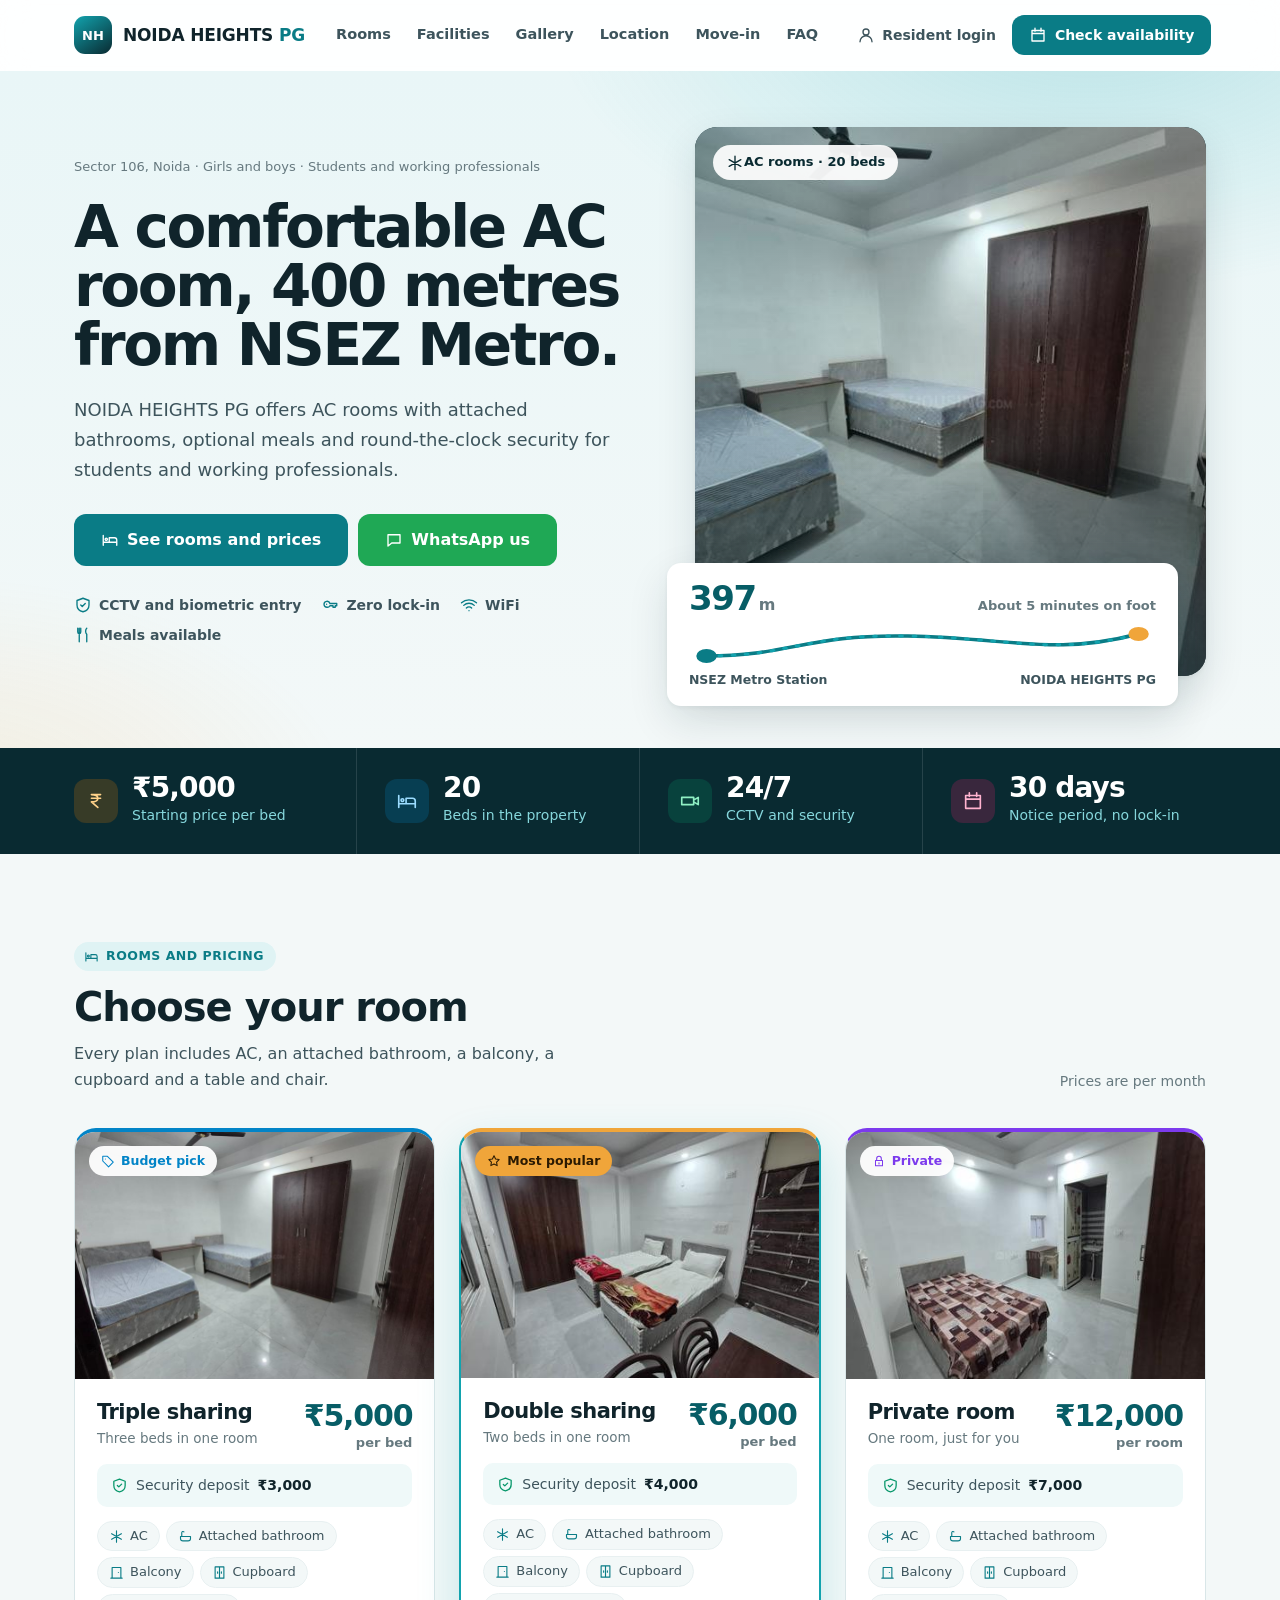
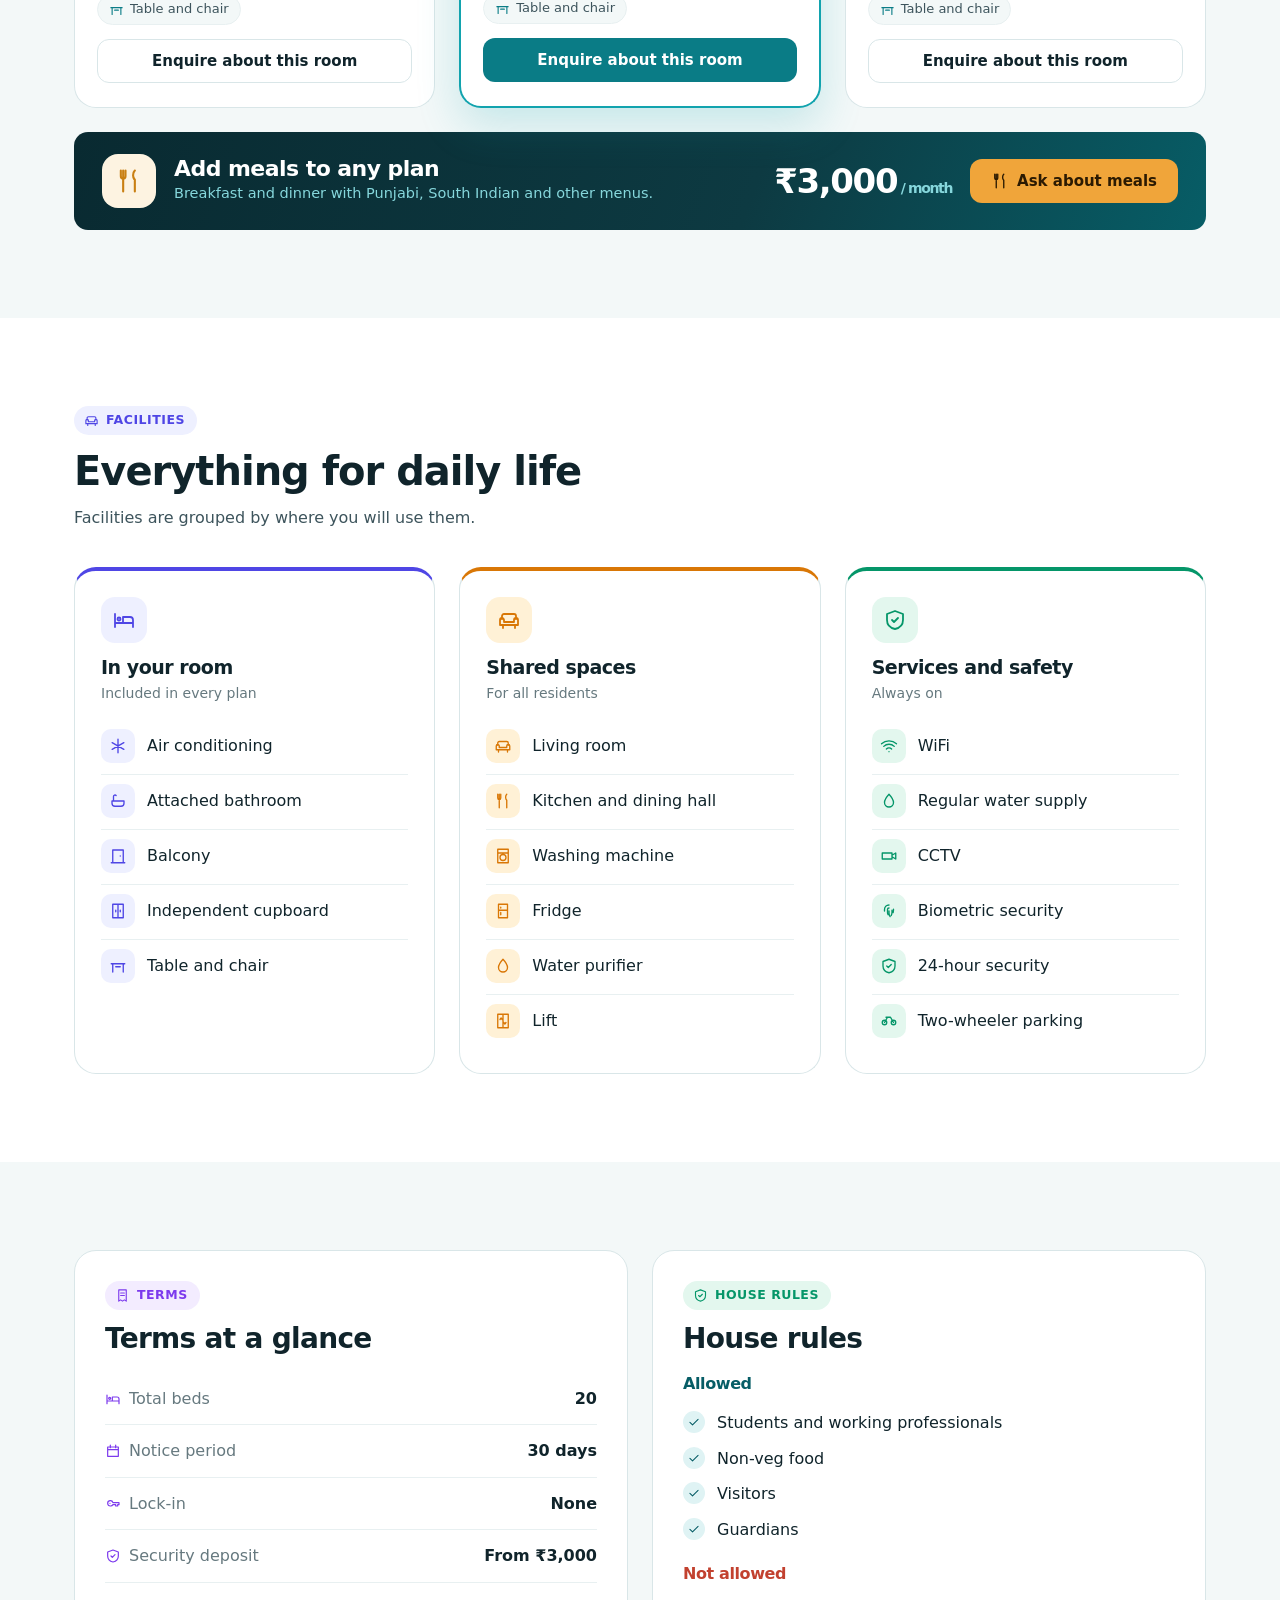
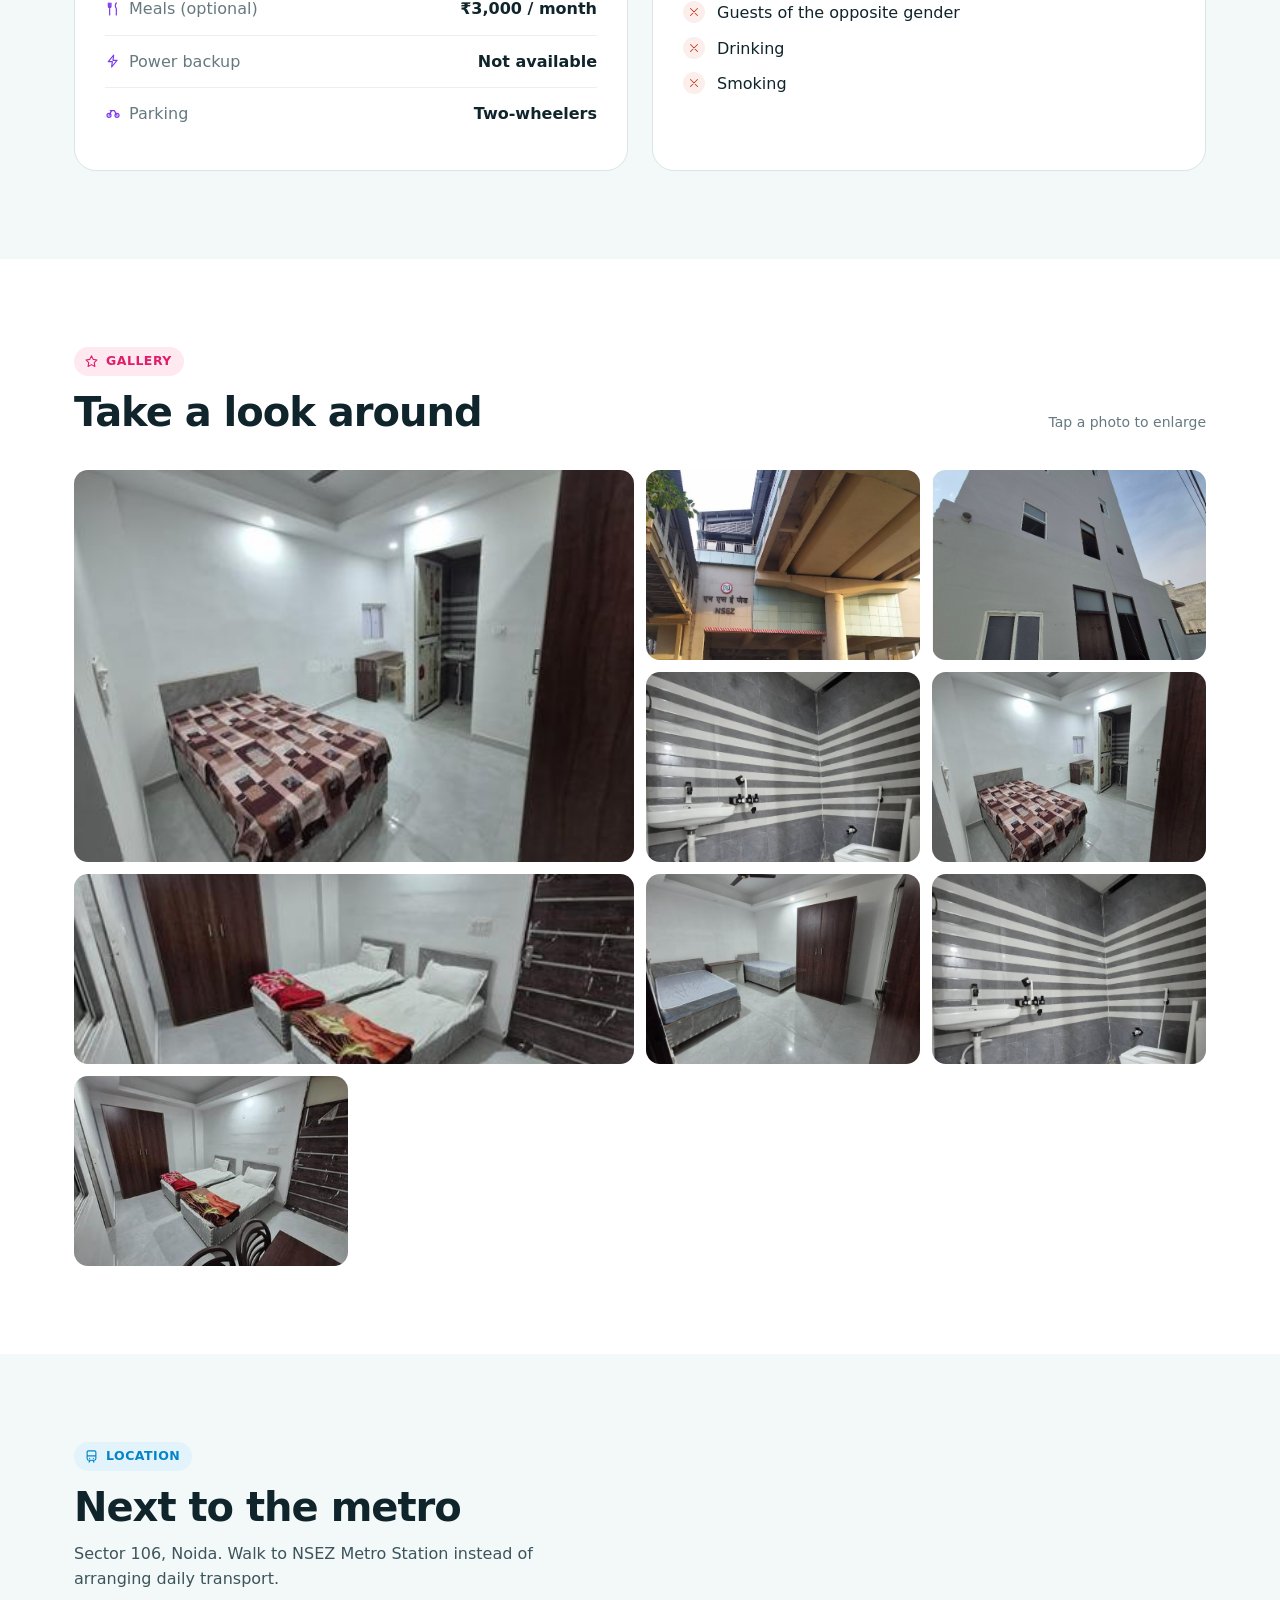
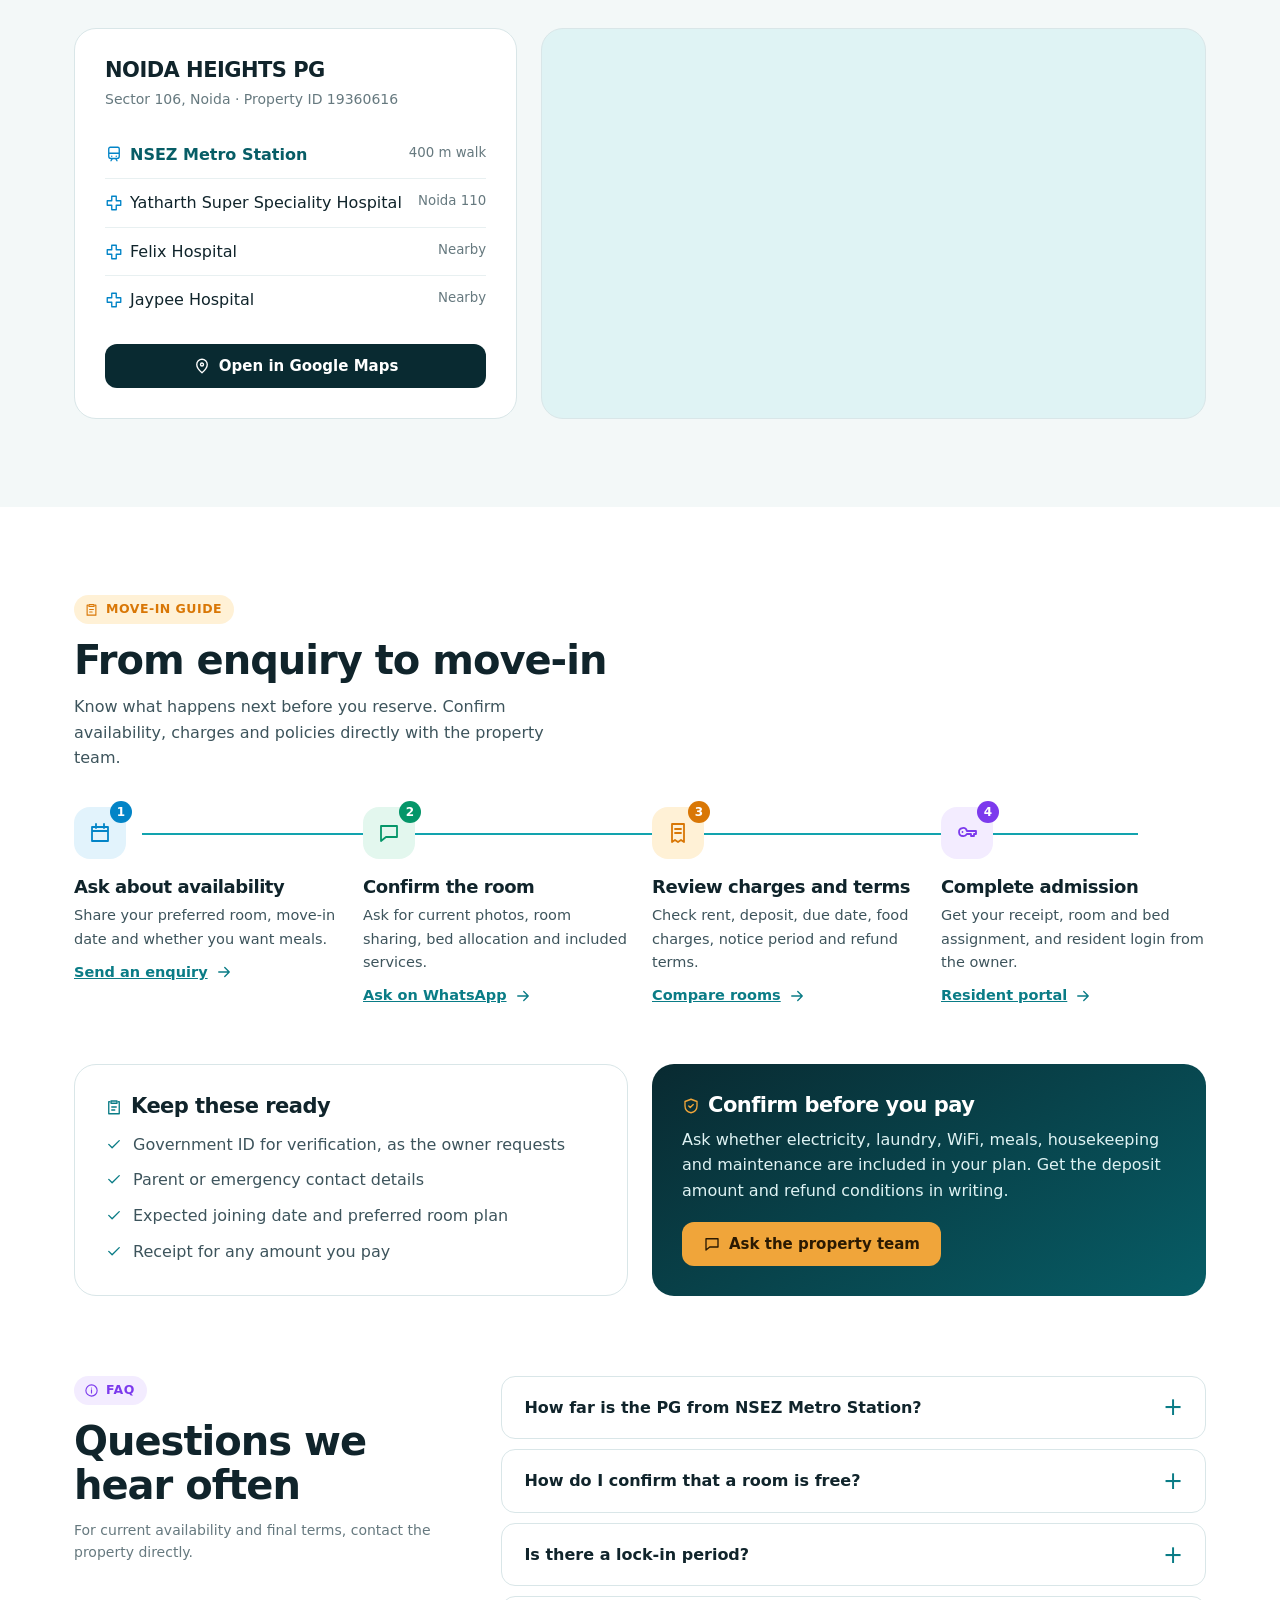
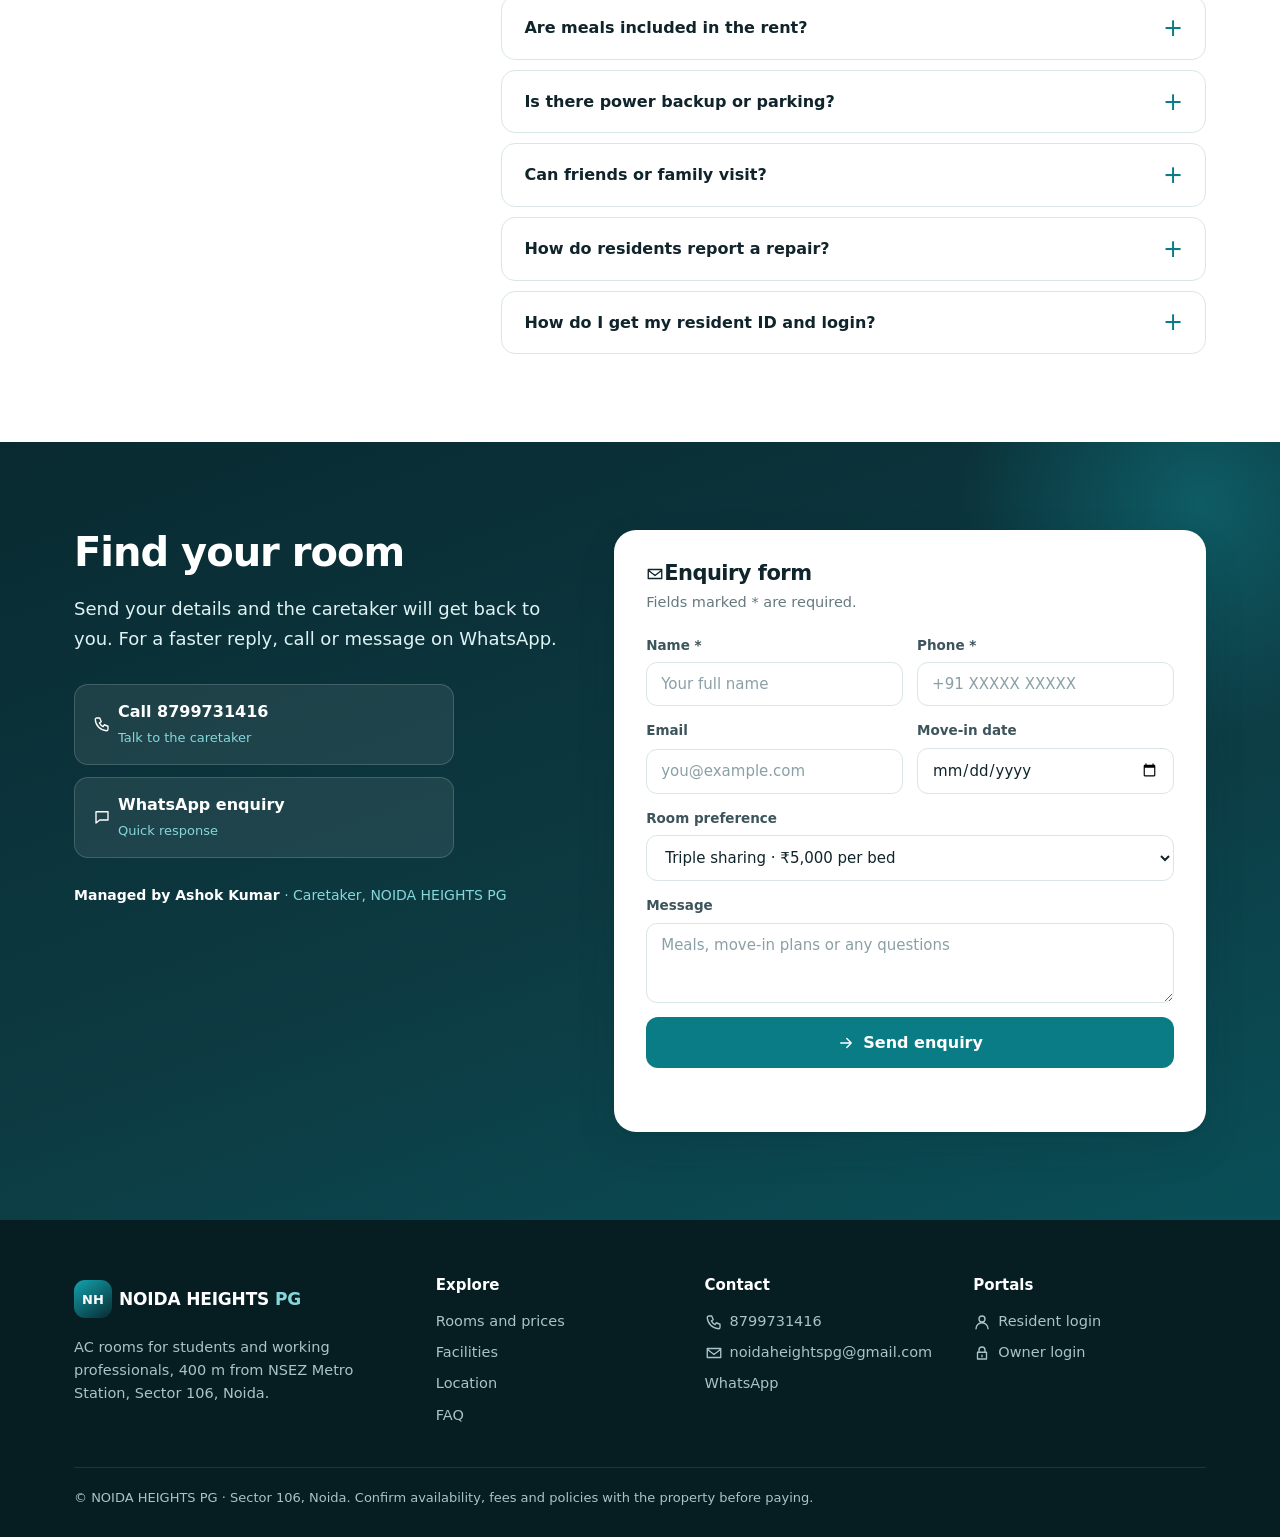
<file: index.html>
<!doctype html>
<html lang="en">
<head>
<meta charset="utf-8">
<meta name="viewport" content="width=device-width,initial-scale=1">
<meta name="theme-color" content="#092a31"><meta http-equiv="Content-Security-Policy" content="default-src 'self'; script-src 'self'; style-src 'self' 'unsafe-inline' https://fonts.googleapis.com; font-src https://fonts.gstatic.com; img-src 'self' data: https://images.unsplash.com https://*.googleusercontent.com https://maps.gstatic.com https://maps.googleapis.com; connect-src 'self' https://script.google.com https://script.googleusercontent.com; form-action https://script.google.com https://script.googleusercontent.com; frame-src https://www.google.com https://maps.google.com; base-uri 'self'; object-src 'none'"><meta name="referrer" content="strict-origin-when-cross-origin">
<title>NOIDA HEIGHTS PG | AC rooms 400 m from NSEZ Metro, Sector 106 Noida</title>
<meta name="description" content="NOIDA HEIGHTS PG, Sector 106, Noida: AC rooms for students and working professionals, 400 metres from NSEZ Metro Station. Meals, CCTV and 24/7 security.">
<link rel="preconnect" href="https://fonts.googleapis.com"><link rel="preconnect" href="https://fonts.gstatic.com" crossorigin>
<link rel="stylesheet" href="https://fonts.googleapis.com/css2?family=Bricolage+Grotesque:opsz,wght@12..96,600;12..96,700;12..96,800&family=Figtree:wght@400;500;600;700&display=swap">
<link rel="stylesheet" href="style.css">
<script src="boot.js"></script>
</head>
<body>
<svg width="0" height="0" style="position:absolute" aria-hidden="true"><symbol id="i-snow" viewBox="0 0 24 24"><path d="M12 3v18M4.2 7.5l15.6 9M19.8 7.5l-15.6 9"/></symbol><symbol id="i-bath" viewBox="0 0 24 24"><path d="M4 12h16v3a4 4 0 0 1-4 4H8a4 4 0 0 1-4-4v-3zM6 12V6a2 2 0 0 1 3.5-1.3"/></symbol><symbol id="i-door" viewBox="0 0 24 24"><path d="M5 21V4h14v17M3 21h18M15 12v.01"/></symbol><symbol id="i-cupboard" viewBox="0 0 24 24"><path d="M5 3h14v18H5zM12 3v18M9 11v2M15 11v2"/></symbol><symbol id="i-desk" viewBox="0 0 24 24"><path d="M3 9h18M5 9v11M19 9v11M9 13h6"/></symbol><symbol id="i-wifi" viewBox="0 0 24 24"><path d="M2 9a15 15 0 0 1 20 0M5 12.5a10 10 0 0 1 14 0M8.5 16a5 5 0 0 1 7 0M12 19.5v.01"/></symbol><symbol id="i-drop" viewBox="0 0 24 24"><path d="M12 3s6 6.5 6 11a6 6 0 0 1-12 0c0-4.5 6-11 6-11z"/></symbol><symbol id="i-washer" viewBox="0 0 24 24"><path d="M5 3h14v18H5zM5 8h14M12 18a4 4 0 1 0 0-8 4 4 0 0 0 0 8z"/></symbol><symbol id="i-fridge" viewBox="0 0 24 24"><path d="M6 3h12v18H6zM6 11h12M9 7v1M9 14v3"/></symbol><symbol id="i-lift" viewBox="0 0 24 24"><path d="M5 3h14v18H5zM12 3v18M8 10l1.5-2 1.5 2M13 14l1.5 2 1.5-2"/></symbol><symbol id="i-cam" viewBox="0 0 24 24"><path d="M3 8h13v8H3zM16 11l5-3v8l-5-3"/></symbol><symbol id="i-finger" viewBox="0 0 24 24"><path d="M12 4a6 6 0 0 0-6 6v2M12 8a2 2 0 0 0-2 2v4a6 6 0 0 0 .8 3M12 12v2.5a9 9 0 0 0 1.5 5M16 11v3a12 12 0 0 1-1 4M18 9.5V10a14 14 0 0 1-.5 4"/></symbol><symbol id="i-shield" viewBox="0 0 24 24"><path d="M12 3l8 3v6c0 5-3.5 8-8 9-4.5-1-8-4-8-9V6zM9 12l2 2 4-4"/></symbol><symbol id="i-sofa" viewBox="0 0 24 24"><path d="M5 11V8a2 2 0 0 1 2-2h10a2 2 0 0 1 2 2v3M3 12a2 2 0 0 1 4 0v2h10v-2a2 2 0 0 1 4 0v5H3zM6 17v3M18 17v3"/></symbol><symbol id="i-fork" viewBox="0 0 24 24"><path d="M7 3v8M5 3v5a2 2 0 0 0 4 0V3M7 11v10M17 3c-2 2-2 6 0 8v10"/></symbol><symbol id="i-train" viewBox="0 0 24 24"><path d="M7 3h10a2 2 0 0 1 2 2v10a3 3 0 0 1-3 3H8a3 3 0 0 1-3-3V5a2 2 0 0 1 2-2zM5 11h14M9 15h.01M15 15h.01M8 21l2-3M16 21l-2-3"/></symbol><symbol id="i-pin" viewBox="0 0 24 24"><path d="M12 21s7-6 7-11a7 7 0 0 0-14 0c0 5 7 11 7 11zM12 12a2 2 0 1 0 0-4 2 2 0 0 0 0 4"/></symbol><symbol id="i-phone" viewBox="0 0 24 24"><path d="M5 4h4l2 5-2.5 1.5a11 11 0 0 0 5 5L15 13l5 2v4a2 2 0 0 1-2 2A16 16 0 0 1 3 6a2 2 0 0 1 2-2"/></symbol><symbol id="i-chat" viewBox="0 0 24 24"><path d="M4 5h16v11H9l-5 4z"/></symbol><symbol id="i-bolt" viewBox="0 0 24 24"><path d="M13 3L5 13h6l-1 8 8-10h-6z"/></symbol><symbol id="i-cross" viewBox="0 0 24 24"><path d="M9 3h6v6h6v6h-6v6H9v-6H3V9h6z"/></symbol><symbol id="i-check" viewBox="0 0 24 24"><path d="M5 12.5l4.5 4.5L19 7.5"/></symbol><symbol id="i-x" viewBox="0 0 24 24"><path d="M6 6l12 12M18 6L6 18"/></symbol><symbol id="i-bike" viewBox="0 0 24 24"><path d="M6 17a3 3 0 1 0 0-6 3 3 0 0 0 0 6zM18 17a3 3 0 1 0 0-6 3 3 0 0 0 0 6zM6 14l4-7h4l4 7M10 7H8"/></symbol><symbol id="i-users" viewBox="0 0 24 24"><path d="M9 11a3 3 0 1 0 0-6 3 3 0 0 0 0 6zM3 20a6 6 0 0 1 12 0M16 5a3 3 0 0 1 0 6M18 14a6 6 0 0 1 3 6"/></symbol><symbol id="i-home" viewBox="0 0 24 24"><path d="M3 11l9-8 9 8M5 10v10h14V10M10 20v-6h4v6"/></symbol><symbol id="i-rupee" viewBox="0 0 24 24"><path d="M7 5h10M7 9h10M7 5c5 0 7 2 7 4s-2 4-7 4l7 6"/></symbol><symbol id="i-wrench" viewBox="0 0 24 24"><path d="M15 5a4 4 0 0 0-4.6 5.2L4 16.6V20h3.4l6.4-6.4A4 4 0 0 0 19 9l-2.5 2.5-2.5-.5-.5-2.5z"/></symbol><symbol id="i-bell" viewBox="0 0 24 24"><path d="M6 16v-5a6 6 0 0 1 12 0v5l1.5 2h-15zM10 20a2 2 0 0 0 4 0"/></symbol><symbol id="i-mail" viewBox="0 0 24 24"><path d="M3 6h18v12H3zM3 7l9 7 9-7"/></symbol><symbol id="i-calendar" viewBox="0 0 24 24"><path d="M4 6h16v14H4zM4 10h16M8 3v4M16 3v4"/></symbol><symbol id="i-chart" viewBox="0 0 24 24"><path d="M4 20V4M4 20h16M8 16v-5M12 16V8M16 16v-3"/></symbol><symbol id="i-alert" viewBox="0 0 24 24"><path d="M12 4l9 16H3zM12 10v4M12 17v.01"/></symbol><symbol id="i-clock" viewBox="0 0 24 24"><path d="M12 21a9 9 0 1 0 0-18 9 9 0 0 0 0 18zM12 7v5l3 2"/></symbol><symbol id="i-lock" viewBox="0 0 24 24"><path d="M6 11h12v9H6zM8 11V8a4 4 0 0 1 8 0v3M12 15v2"/></symbol><symbol id="i-eye" viewBox="0 0 24 24"><path d="M2 12s4-7 10-7 10 7 10 7-4 7-10 7S2 12 2 12zM12 15a3 3 0 1 0 0-6 3 3 0 0 0 0 6"/></symbol><symbol id="i-logout" viewBox="0 0 24 24"><path d="M10 4H5v16h5M15 8l4 4-4 4M19 12H9"/></symbol><symbol id="i-refresh" viewBox="0 0 24 24"><path d="M20 11a8 8 0 0 0-14-4L4 9M4 4v5h5M4 13a8 8 0 0 0 14 4l2-2M20 20v-5h-5"/></symbol><symbol id="i-plus" viewBox="0 0 24 24"><path d="M12 5v14M5 12h14"/></symbol><symbol id="i-download" viewBox="0 0 24 24"><path d="M12 4v11M7 11l5 5 5-5M5 20h14"/></symbol><symbol id="i-search" viewBox="0 0 24 24"><path d="M11 18a7 7 0 1 0 0-14 7 7 0 0 0 0 14zM20 20l-4-4"/></symbol><symbol id="i-edit" viewBox="0 0 24 24"><path d="M4 20h4L19 9l-4-4L4 16zM13 7l4 4"/></symbol><symbol id="i-trash" viewBox="0 0 24 24"><path d="M4 7h16M9 7V4h6v3M6 7l1 13h10l1-13M10 11v6M14 11v6"/></symbol><symbol id="i-bed" viewBox="0 0 24 24"><path d="M3 19V6M3 15h18v4M21 15v-3a3 3 0 0 0-3-3h-7v6M7 12.5a1.5 1.5 0 1 0 0-3 1.5 1.5 0 0 0 0 3"/></symbol><symbol id="i-key" viewBox="0 0 24 24"><path d="M8 15a4 4 0 1 1 3.9-5H21v3h-2v2h-3v-2h-4.1A4 4 0 0 1 8 15zM7.5 11v.01"/></symbol><symbol id="i-receipt" viewBox="0 0 24 24"><path d="M6 3h12v18l-3-2-3 2-3-2-3 2zM9 8h6M9 12h6"/></symbol><symbol id="i-wallet" viewBox="0 0 24 24"><path d="M3 7h16a2 2 0 0 1 2 2v9a2 2 0 0 1-2 2H5a2 2 0 0 1-2-2zM3 7l12-3v3M16 14h2"/></symbol><symbol id="i-clipboard" viewBox="0 0 24 24"><path d="M8 4h8v3H8zM6 5H5v16h14V5h-1M9 12h6M9 16h4"/></symbol><symbol id="i-plane" viewBox="0 0 24 24"><path d="M3 12l18-8-5 17-4-7zM12 14l9-10"/></symbol><symbol id="i-building" viewBox="0 0 24 24"><path d="M5 21V4h9v17M14 9h5v12M3 21h18M8 8h3M8 12h3M8 16h3"/></symbol><symbol id="i-idcard" viewBox="0 0 24 24"><path d="M3 6h18v12H3zM8 12a2 2 0 1 0 0-4 2 2 0 0 0 0 4zM5 16a3 3 0 0 1 6 0M14 10h4M14 14h3"/></symbol><symbol id="i-arrow" viewBox="0 0 24 24"><path d="M5 12h14M13 6l6 6-6 6"/></symbol><symbol id="i-ext" viewBox="0 0 24 24"><path d="M14 4h6v6M20 4l-9 9M18 14v6H4V6h6"/></symbol><symbol id="i-star" viewBox="0 0 24 24"><path d="M12 3l2.7 5.6 6.1.9-4.4 4.3 1 6.1L12 17l-5.4 2.9 1-6.1L3.2 9.5l6.1-.9z"/></symbol><symbol id="i-spark" viewBox="0 0 24 24"><path d="M12 3l1.8 5.2L19 10l-5.2 1.8L12 17l-1.8-5.2L5 10l5.2-1.8zM19 16l.8 2.2L22 19l-2.2.8L19 22l-.8-2.2L16 19l2.2-.8z"/></symbol><symbol id="i-user" viewBox="0 0 24 24"><path d="M12 12a4 4 0 1 0 0-8 4 4 0 0 0 0 8zM4 21a8 8 0 0 1 16 0"/></symbol><symbol id="i-megaphone" viewBox="0 0 24 24"><path d="M3 10v4h4l8 5V5L7 10zM18 9a4 4 0 0 1 0 6"/></symbol><symbol id="i-menu" viewBox="0 0 24 24"><path d="M4 7h16M4 12h16M4 17h16"/></symbol><symbol id="i-info" viewBox="0 0 24 24"><path d="M12 21a9 9 0 1 0 0-18 9 9 0 0 0 0 18zM12 11v5M12 8v.01"/></symbol><symbol id="i-copy" viewBox="0 0 24 24"><path d="M9 9h11v11H9zM5 15V4h11"/></symbol><symbol id="i-print" viewBox="0 0 24 24"><path d="M7 9V3h10v6M7 17H4v-7h16v7h-3M7 14h10v7H7z"/></symbol><symbol id="i-inbox" viewBox="0 0 24 24"><path d="M3 13l3-8h12l3 8v6H3zM3 13h5l1 2h6l1-2h5"/></symbol><symbol id="i-tag" viewBox="0 0 24 24"><path d="M3 12V4h8l10 10-8 8zM7.5 8.5v.01"/></symbol></svg>
<a class="skip" href="#rooms">Skip to rooms</a>
<header class="hdr" id="hdr"><div class="hdr-in">
<a class="brand" href="#top"><span class="brand-mark">NH</span><span>NOIDA HEIGHTS <b>PG</b></span></a>
<nav class="hdr-nav" aria-label="Main"><a href="#rooms">Rooms</a><a href="#facilities">Facilities</a><a href="#gallery">Gallery</a><a href="#location">Location</a><a href="#stay-guide">Move-in</a><a href="#faq">FAQ</a></nav>
<div class="hdr-actions"><a class="link-quiet" href="student.html"><svg class="ic" aria-hidden="true"><use href="#i-user"/></svg>Resident login</a><a class="btn btn-green" href="#enquiry"><svg class="ic" aria-hidden="true"><use href="#i-calendar"/></svg>Check availability</a></div>
<button class="burger" id="burger" aria-label="Open menu" aria-expanded="false"><svg class="ic" aria-hidden="true"><use href="#i-menu"/></svg></button>
</div></header>

<main id="top">
<section class="hero"><div class="wrap hero-grid">
<div class="hero-copy">
<p class="crumb">Sector 106, Noida · Girls and boys · Students and working professionals</p>
<h1>A comfortable AC room, 400 metres from NSEZ Metro.</h1>
<p class="lead">NOIDA HEIGHTS PG offers AC rooms with attached bathrooms, optional meals and round-the-clock security for students and working professionals.</p>
<div class="hero-actions"><a class="btn btn-green btn-lg" href="#rooms"><svg class="ic" aria-hidden="true"><use href="#i-bed"/></svg>See rooms and prices</a><a class="btn btn-wa btn-lg" target="_blank" rel="noopener noreferrer" href="https://wa.me/918799731416?text=Hi%20NOIDA%20HEIGHTS%20PG%2C%20I%20want%20to%20know%20about%20room%20availability%20near%20NSEZ%20Metro%20Station."><svg class="ic" aria-hidden="true"><use href="#i-chat"/></svg>WhatsApp us</a></div>
<div class="hero-meta"><span><svg class="ic" aria-hidden="true"><use href="#i-shield"/></svg>CCTV and biometric entry</span><span><svg class="ic" aria-hidden="true"><use href="#i-key"/></svg>Zero lock-in</span><span><svg class="ic" aria-hidden="true"><use href="#i-wifi"/></svg>WiFi</span><span><svg class="ic" aria-hidden="true"><use href="#i-fork"/></svg>Meals available</span></div>
</div>
<div class="hero-art">
<div class="hero-photo"><img src="images/room-02.jpg" alt="AC bedroom at NOIDA HEIGHTS PG" width="1200" height="1290" fetchpriority="high"><span class="hero-photo-tag"><svg class="ic" aria-hidden="true"><use href="#i-snow"/></svg>AC rooms · 20 beds</span></div>
<div class="route" aria-label="400 metre walk from NSEZ Metro Station to the PG">
<div class="route-top"><div class="route-dist"><span id="dist">400</span><small>m</small></div><div class="route-time">About 5 minutes on foot</div></div>
<svg viewBox="0 0 320 46" preserveAspectRatio="none" aria-hidden="true"><path class="trail" pathLength="400" d="M12 34C70 34 80 12 150 14S250 34 308 12"/><path class="draw" pathLength="400" d="M12 34C70 34 80 12 150 14S250 34 308 12"/><path class="walk" d="M12 34C70 34 80 12 150 14S250 34 308 12"/><circle class="pin-a" cx="12" cy="34" r="7"/><circle class="pin-b" cx="308" cy="12" r="7"/></svg>
<div class="route-ends"><span>NSEZ Metro Station</span><span>NOIDA HEIGHTS PG</span></div>
</div></div>
</div></section>

<section class="fact-bar" aria-label="Key facts"><div class="wrap"><div class="fact tone-amber"><span class="fact-ic"><svg class="ic" aria-hidden="true"><use href="#i-rupee"/></svg></span><div><b>₹5,000</b><span>Starting price per bed</span></div></div><div class="fact tone-sky"><span class="fact-ic"><svg class="ic" aria-hidden="true"><use href="#i-bed"/></svg></span><div><b>20</b><span>Beds in the property</span></div></div><div class="fact tone-emerald"><span class="fact-ic"><svg class="ic" aria-hidden="true"><use href="#i-cam"/></svg></span><div><b>24/7</b><span>CCTV and security</span></div></div><div class="fact tone-rose"><span class="fact-ic"><svg class="ic" aria-hidden="true"><use href="#i-calendar"/></svg></span><div><b>30 days</b><span>Notice period, no lock-in</span></div></div></div></section>

<section class="section" id="rooms"><div class="wrap">
<div class="section-top"><div><span class="eyebrow tone-aqua"><svg class="ic" aria-hidden="true"><use href="#i-bed"/></svg>Rooms and pricing</span><h2>Choose your room</h2><p>Every plan includes AC, an attached bathroom, a balcony, a cupboard and a table and chair.</p></div><span class="muted">Prices are per month</span></div>
<div class="room-grid">
<article class="room-card  reveal"><div class="room-image"><img src="images/room-02.jpg" alt="Triple sharing room" width="900" height="620" loading="lazy"><span class="deal tone-sky"><svg class="ic" aria-hidden="true"><use href="#i-tag"/></svg>Budget pick</span></div><div class="room-body"><div class="room-title"><div><h3>Triple sharing</h3><span class="room-type">Three beds in one room</span></div><div class="price">₹5,000<small>per bed</small></div></div><div class="deposit"><svg class="ic" aria-hidden="true"><use href="#i-shield"/></svg><span>Security deposit</span> <b>₹3,000</b></div><div class="chips"><span><svg class="ic" aria-hidden="true"><use href="#i-snow"/></svg>AC</span><span><svg class="ic" aria-hidden="true"><use href="#i-bath"/></svg>Attached bathroom</span><span><svg class="ic" aria-hidden="true"><use href="#i-door"/></svg>Balcony</span><span><svg class="ic" aria-hidden="true"><use href="#i-cupboard"/></svg>Cupboard</span><span><svg class="ic" aria-hidden="true"><use href="#i-desk"/></svg>Table and chair</span></div><a class="btn btn-light" href="#enquiry" data-room="Triple Sharing">Enquire about this room</a></div></article>
<article class="room-card featured reveal"><div class="room-image"><img src="images/room-03.jpg" alt="Double sharing room" width="900" height="620" loading="lazy"><span class="deal tone-amber"><svg class="ic" aria-hidden="true"><use href="#i-star"/></svg>Most popular</span></div><div class="room-body"><div class="room-title"><div><h3>Double sharing</h3><span class="room-type">Two beds in one room</span></div><div class="price">₹6,000<small>per bed</small></div></div><div class="deposit"><svg class="ic" aria-hidden="true"><use href="#i-shield"/></svg><span>Security deposit</span> <b>₹4,000</b></div><div class="chips"><span><svg class="ic" aria-hidden="true"><use href="#i-snow"/></svg>AC</span><span><svg class="ic" aria-hidden="true"><use href="#i-bath"/></svg>Attached bathroom</span><span><svg class="ic" aria-hidden="true"><use href="#i-door"/></svg>Balcony</span><span><svg class="ic" aria-hidden="true"><use href="#i-cupboard"/></svg>Cupboard</span><span><svg class="ic" aria-hidden="true"><use href="#i-desk"/></svg>Table and chair</span></div><a class="btn btn-green" href="#enquiry" data-room="Double Sharing">Enquire about this room</a></div></article>
<article class="room-card  reveal"><div class="room-image"><img src="images/room-04.jpg" alt="Private room" width="900" height="620" loading="lazy"><span class="deal tone-violet"><svg class="ic" aria-hidden="true"><use href="#i-lock"/></svg>Private</span></div><div class="room-body"><div class="room-title"><div><h3>Private room</h3><span class="room-type">One room, just for you</span></div><div class="price">₹12,000<small>per room</small></div></div><div class="deposit"><svg class="ic" aria-hidden="true"><use href="#i-shield"/></svg><span>Security deposit</span> <b>₹7,000</b></div><div class="chips"><span><svg class="ic" aria-hidden="true"><use href="#i-snow"/></svg>AC</span><span><svg class="ic" aria-hidden="true"><use href="#i-bath"/></svg>Attached bathroom</span><span><svg class="ic" aria-hidden="true"><use href="#i-door"/></svg>Balcony</span><span><svg class="ic" aria-hidden="true"><use href="#i-cupboard"/></svg>Cupboard</span><span><svg class="ic" aria-hidden="true"><use href="#i-desk"/></svg>Table and chair</span></div><a class="btn btn-light" href="#enquiry" data-room="Private Room">Enquire about this room</a></div></article>
</div>
<div class="meal-strip reveal"><span class="meal-ic"><svg class="ic" aria-hidden="true"><use href="#i-fork"/></svg></span><div><h3>Add meals to any plan</h3><p>Breakfast and dinner with Punjabi, South Indian and other menus.</p></div><div class="price-big">₹3,000<small> / month</small></div><a class="btn btn-saffron" href="#enquiry"><svg class="ic" aria-hidden="true"><use href="#i-fork"/></svg>Ask about meals</a></div>
</div></section>

<section class="section alt" id="facilities"><div class="wrap">
<div class="section-top"><div><span class="eyebrow tone-indigo"><svg class="ic" aria-hidden="true"><use href="#i-sofa"/></svg>Facilities</span><h2>Everything for daily life</h2><p>Facilities are grouped by where you will use them.</p></div></div>
<div class="fac-grid">
<div class="fac-group reveal g-indigo"><span class="fac-ic"><svg class="ic" aria-hidden="true"><use href="#i-bed"/></svg></span><h3>In your room</h3><p>Included in every plan</p><ul><li><svg class="ic" aria-hidden="true"><use href="#i-snow"/></svg>Air conditioning</li><li><svg class="ic" aria-hidden="true"><use href="#i-bath"/></svg>Attached bathroom</li><li><svg class="ic" aria-hidden="true"><use href="#i-door"/></svg>Balcony</li><li><svg class="ic" aria-hidden="true"><use href="#i-cupboard"/></svg>Independent cupboard</li><li><svg class="ic" aria-hidden="true"><use href="#i-desk"/></svg>Table and chair</li></ul></div>
<div class="fac-group reveal g-amber"><span class="fac-ic"><svg class="ic" aria-hidden="true"><use href="#i-sofa"/></svg></span><h3>Shared spaces</h3><p>For all residents</p><ul><li><svg class="ic" aria-hidden="true"><use href="#i-sofa"/></svg>Living room</li><li><svg class="ic" aria-hidden="true"><use href="#i-fork"/></svg>Kitchen and dining hall</li><li><svg class="ic" aria-hidden="true"><use href="#i-washer"/></svg>Washing machine</li><li><svg class="ic" aria-hidden="true"><use href="#i-fridge"/></svg>Fridge</li><li><svg class="ic" aria-hidden="true"><use href="#i-drop"/></svg>Water purifier</li><li><svg class="ic" aria-hidden="true"><use href="#i-lift"/></svg>Lift</li></ul></div>
<div class="fac-group reveal g-emerald"><span class="fac-ic"><svg class="ic" aria-hidden="true"><use href="#i-shield"/></svg></span><h3>Services and safety</h3><p>Always on</p><ul><li><svg class="ic" aria-hidden="true"><use href="#i-wifi"/></svg>WiFi</li><li><svg class="ic" aria-hidden="true"><use href="#i-drop"/></svg>Regular water supply</li><li><svg class="ic" aria-hidden="true"><use href="#i-cam"/></svg>CCTV</li><li><svg class="ic" aria-hidden="true"><use href="#i-finger"/></svg>Biometric security</li><li><svg class="ic" aria-hidden="true"><use href="#i-shield"/></svg>24-hour security</li><li><svg class="ic" aria-hidden="true"><use href="#i-bike"/></svg>Two-wheeler parking</li></ul></div>
</div></div></section>

<section class="section" id="rules"><div class="wrap split">
<div class="panel reveal"><span class="eyebrow tone-violet"><svg class="ic" aria-hidden="true"><use href="#i-receipt"/></svg>Terms</span><h2 style="font-size:28px">Terms at a glance</h2>
<dl class="terms"><div><dt><svg class="ic" aria-hidden="true"><use href="#i-bed"/></svg>Total beds</dt><dd>20</dd></div><div><dt><svg class="ic" aria-hidden="true"><use href="#i-calendar"/></svg>Notice period</dt><dd>30 days</dd></div><div><dt><svg class="ic" aria-hidden="true"><use href="#i-key"/></svg>Lock-in</dt><dd>None</dd></div><div><dt><svg class="ic" aria-hidden="true"><use href="#i-shield"/></svg>Security deposit</dt><dd>From ₹3,000</dd></div><div><dt><svg class="ic" aria-hidden="true"><use href="#i-fork"/></svg>Meals (optional)</dt><dd>₹3,000 / month</dd></div><div><dt><svg class="ic" aria-hidden="true"><use href="#i-bolt"/></svg>Power backup</dt><dd>Not available</dd></div><div><dt><svg class="ic" aria-hidden="true"><use href="#i-bike"/></svg>Parking</dt><dd>Two-wheelers</dd></div></dl></div>
<div class="panel reveal" style="--i:1"><span class="eyebrow tone-emerald"><svg class="ic" aria-hidden="true"><use href="#i-shield"/></svg>House rules</span><h2 style="font-size:28px">House rules</h2>
<h3 style="font-size:16px;margin-top:20px;color:var(--aqua-700)">Allowed</h3><ul class="rule-list yes"><li><svg class="ic" aria-hidden="true"><use href="#i-check"/></svg><span>Students and working professionals</span></li><li><svg class="ic" aria-hidden="true"><use href="#i-check"/></svg><span>Non-veg food</span></li><li><svg class="ic" aria-hidden="true"><use href="#i-check"/></svg><span>Visitors</span></li><li><svg class="ic" aria-hidden="true"><use href="#i-check"/></svg><span>Guardians</span></li></ul>
<h3 style="font-size:16px;margin-top:22px;color:var(--coral)">Not allowed</h3><ul class="rule-list no"><li><svg class="ic" aria-hidden="true"><use href="#i-x"/></svg><span>Guests of the opposite gender</span></li><li><svg class="ic" aria-hidden="true"><use href="#i-x"/></svg><span>Drinking</span></li><li><svg class="ic" aria-hidden="true"><use href="#i-x"/></svg><span>Smoking</span></li></ul></div>
</div></section>

<section class="section alt" id="gallery"><div class="wrap">
<div class="section-top"><div><span class="eyebrow tone-rose"><svg class="ic" aria-hidden="true"><use href="#i-star"/></svg>Gallery</span><h2>Take a look around</h2></div><span class="muted">Tap a photo to enlarge</span></div>
<div class="gallery-grid"><img src="images/room-04.jpg" alt="Air-conditioned bedroom with a bed and wardrobe" loading="lazy" tabindex="0"><img src="images/room-05.jpg" alt="Twin-bed room with bedside tables" loading="lazy" tabindex="0"><img src="images/room-06.jpg" alt="Bright room with a study corner" loading="lazy" tabindex="0"><img src="images/room-07.jpg" alt="Private room with a double bed" loading="lazy" tabindex="0"><img src="images/room-04.jpg" alt="Bedroom with natural light" loading="lazy" tabindex="0"><img src="images/room-03.jpg" alt="Bedroom with study desk" loading="lazy" tabindex="0"><img src="images/room-02.jpg" alt="Furnished interior with seating" loading="lazy" tabindex="0"><img src="images/room-07.jpg" alt="Kitchen and dining area" loading="lazy" tabindex="0"><img src="images/room-03.jpg" loading="lazy" tabindex="0"></div>
</div></section>

<section class="section" id="location"><div class="wrap">
<div class="section-top"><div><span class="eyebrow tone-sky"><svg class="ic" aria-hidden="true"><use href="#i-train"/></svg>Location</span><h2>Next to the metro</h2><p>Sector 106, Noida. Walk to NSEZ Metro Station instead of arranging daily transport.</p></div></div>
<div class="loc-grid">
<div class="panel loc-info reveal"><div><h3>NOIDA HEIGHTS PG</h3><p class="muted" style="margin-top:6px">Sector 106, Noida · Property ID 19360616</p></div>
<ul class="near"><li><span><svg class="ic" aria-hidden="true"><use href="#i-train"/></svg>NSEZ Metro Station</span><small>400 m walk</small></li><li><span><svg class="ic" aria-hidden="true"><use href="#i-cross"/></svg>Yatharth Super Speciality Hospital</span><small>Noida 110</small></li><li><span><svg class="ic" aria-hidden="true"><use href="#i-cross"/></svg>Felix Hospital</span><small>Nearby</small></li><li><span><svg class="ic" aria-hidden="true"><use href="#i-cross"/></svg>Jaypee Hospital</span><small>Nearby</small></li></ul>
<a class="btn btn-navy" target="_blank" rel="noopener noreferrer" href="https://www.google.com/maps?q=28.5384334,77.3936709"><svg class="ic" aria-hidden="true"><use href="#i-pin"/></svg>Open in Google Maps</a></div>
<div class="map-box reveal" style="--i:1"><iframe title="NOIDA HEIGHTS PG on the map" src="https://www.google.com/maps?q=28.5384334,77.3936709&output=embed" loading="lazy"></iframe></div>
</div></div></section>

<section class="section alt" id="stay-guide"><div class="wrap">
<div class="section-top"><div><span class="eyebrow tone-amber"><svg class="ic" aria-hidden="true"><use href="#i-clipboard"/></svg>Move-in guide</span><h2>From enquiry to move-in</h2><p>Know what happens next before you reserve. Confirm availability, charges and policies directly with the property team.</p></div></div>
<div class="steps" id="steps"><article class="step reveal" style="--i:0"><span class="step-num"><svg class="ic" aria-hidden="true"><use href="#i-calendar"/></svg><em>1</em></span><h3>Ask about availability</h3><p>Share your preferred room, move-in date and whether you want meals.</p><a href="#enquiry">Send an enquiry <svg class="ic" aria-hidden="true"><use href="#i-arrow"/></svg></a></article><article class="step reveal" style="--i:1"><span class="step-num"><svg class="ic" aria-hidden="true"><use href="#i-chat"/></svg><em>2</em></span><h3>Confirm the room</h3><p>Ask for current photos, room sharing, bed allocation and included services.</p><a href="https://wa.me/918799731416?text=Hi%20NOIDA%20HEIGHTS%20PG%2C%20please%20share%20current%20room%20availability%20and%20included%20services." target=_blank rel="noopener noreferrer">Ask on WhatsApp <svg class="ic" aria-hidden="true"><use href="#i-arrow"/></svg></a></article><article class="step reveal" style="--i:2"><span class="step-num"><svg class="ic" aria-hidden="true"><use href="#i-receipt"/></svg><em>3</em></span><h3>Review charges and terms</h3><p>Check rent, deposit, due date, food charges, notice period and refund terms.</p><a href="#rooms">Compare rooms <svg class="ic" aria-hidden="true"><use href="#i-arrow"/></svg></a></article><article class="step reveal" style="--i:3"><span class="step-num"><svg class="ic" aria-hidden="true"><use href="#i-key"/></svg><em>4</em></span><h3>Complete admission</h3><p>Get your receipt, room and bed assignment, and resident login from the owner.</p><a href="student.html">Resident portal <svg class="ic" aria-hidden="true"><use href="#i-arrow"/></svg></a></article></div>
<div class="split" style="margin-top:56px">
<div class="panel reveal"><h3><svg class="ic" aria-hidden="true"><use href="#i-clipboard"/></svg>Keep these ready</h3><ul class="checks"><li><svg class="ic" aria-hidden="true"><use href="#i-check"/></svg>Government ID for verification, as the owner requests</li><li><svg class="ic" aria-hidden="true"><use href="#i-check"/></svg>Parent or emergency contact details</li><li><svg class="ic" aria-hidden="true"><use href="#i-check"/></svg>Expected joining date and preferred room plan</li><li><svg class="ic" aria-hidden="true"><use href="#i-check"/></svg>Receipt for any amount you pay</li></ul></div>
<div class="panel dark reveal" style="--i:1"><h3><svg class="ic" aria-hidden="true"><use href="#i-shield"/></svg>Confirm before you pay</h3><p>Ask whether electricity, laundry, WiFi, meals, housekeeping and maintenance are included in your plan. Get the deposit amount and refund conditions in writing.</p><a class="btn btn-saffron" href="#enquiry"><svg class="ic" aria-hidden="true"><use href="#i-chat"/></svg>Ask the property team</a></div></div>
<div class="faq" id="faq"><div><span class="eyebrow tone-violet"><svg class="ic" aria-hidden="true"><use href="#i-info"/></svg>FAQ</span><h2>Questions we hear often</h2><p class="muted" style="margin-top:12px">For current availability and final terms, contact the property directly.</p></div>
<div class="faq-list"><details><summary>How far is the PG from NSEZ Metro Station?</summary><p>The property is listed at about 400 metres, roughly a five-minute walk. Check the route on the map before you travel.</p></details><details><summary>How do I confirm that a room is free?</summary><p>Send the enquiry form, call 8799731416 or message us on WhatsApp. Availability changes, so get a confirmation before you visit or pay.</p></details><details><summary>Is there a lock-in period?</summary><p>No. There is no lock-in, and the notice period is 30 days.</p></details><details><summary>Are meals included in the rent?</summary><p>Meals are optional at ₹3,000 a month for breakfast and dinner, with Punjabi, South Indian and other menus.</p></details><details><summary>Is there power backup or parking?</summary><p>There is no power backup. Two-wheeler parking is available.</p></details><details><summary>Can friends or family visit?</summary><p>Visitors and guardians are allowed. Guests of the opposite gender are not allowed.</p></details><details><summary>How do residents report a repair?</summary><p>Sign in to the Resident Portal and send a maintenance request with the category, priority and details. You can track its status there.</p></details><details><summary>How do I get my resident ID and login?</summary><p>The owner creates your admission record. A unique resident ID is generated when it is saved and becomes your login.</p></details></div></div>
</div></section>

<section class="enquiry" id="enquiry"><div class="wrap enq-grid">
<div><h2>Find your room</h2><p class="lead">Send your details and the caretaker will get back to you. For a faster reply, call or message on WhatsApp.</p>
<div class="direct"><a href="tel:+918799731416"><svg class="ic" aria-hidden="true"><use href="#i-phone"/></svg><span><b>Call 8799731416</b><small>Talk to the caretaker</small></span></a><a target="_blank" rel="noopener noreferrer" href="https://wa.me/918799731416?text=Hi%20NOIDA%20HEIGHTS%20PG%2C%20I%20am%20interested%20in%20a%20room.%20Please%20share%20availability%20and%20details."><svg class="ic" aria-hidden="true"><use href="#i-chat"/></svg><span><b>WhatsApp enquiry</b><small>Quick response</small></span></a></div>
<p class="caretaker"><b>Managed by Ashok Kumar</b> · Caretaker, NOIDA HEIGHTS PG</p></div>
<div class="enquiry-card"><h3><svg class="ic" aria-hidden="true"><use href="#i-mail"/></svg>Enquiry form</h3><p>Fields marked * are required.</p>
<form id="enquiry-form" method="POST" target="enquiry-frame"><div class="fields"><input class="hp" type="text" name="website" tabindex="-1" autocomplete="off" aria-hidden="true">
<label>Name *<input id="f_name" name="name" required maxlength="80" autocomplete="name" placeholder="Your full name"></label>
<label>Phone *<input id="f_phone" name="phone" required autocomplete="tel" type="tel" maxlength="20" pattern="[0-9+\-\s()]{7,20}" inputmode="tel" placeholder="+91 XXXXX XXXXX"></label>
<label>Email<input id="f_email" name="email" maxlength="100" autocomplete="email" type="email" placeholder="you@example.com"></label>
<label>Move-in date<input id="f_date" name="moveInDate" type="date"></label>
<label class="full">Room preference<select id="f_room" name="room"><option value="Triple Sharing">Triple sharing · ₹5,000 per bed</option><option value="Double Sharing">Double sharing · ₹6,000 per bed</option><option value="Private Room">Private room · ₹12,000 per room</option><option value="Any room">Any room</option></select></label>
<label class="full">Message<textarea id="f_message" name="message" rows="3" maxlength="600" placeholder="Meals, move-in plans or any questions"></textarea></label>
<div class="full"><button class="btn btn-green btn-block btn-lg" type="submit"><svg class="ic" aria-hidden="true"><use href="#i-arrow"/></svg>Send enquiry</button><div id="formmsg" class="formmsg" role="status"></div></div>
</div></form></div>
</div></section>
</main>
<iframe name="enquiry-frame" id="enquiry-frame" title="Enquiry submission" style="display:none"></iframe>

<div class="mobile-cta"><a href="tel:+918799731416"><svg class="ic" aria-hidden="true"><use href="#i-phone"/></svg>Call</a><a class="m-wa" target="_blank" rel="noopener noreferrer" href="https://wa.me/918799731416?text=Hi%20NOIDA%20HEIGHTS%20PG%2C%20I%20am%20interested%20in%20a%20room.%20Please%20share%20availability%20and%20details."><svg class="ic" aria-hidden="true"><use href="#i-chat"/></svg>WhatsApp</a><a class="m-enq" href="#enquiry"><svg class="ic" aria-hidden="true"><use href="#i-mail"/></svg>Enquire</a></div>
<div class="lightbox" id="lightbox" aria-hidden="true"><button class="lightbox-close" aria-label="Close photo">×</button><img id="lightbox-img" alt="Expanded property photo"></div>

<footer><div class="wrap"><div class="foot-grid">
<div><a class="brand" href="#top"><span class="brand-mark">NH</span><span>NOIDA HEIGHTS <b>PG</b></span></a><p>AC rooms for students and working professionals, 400 m from NSEZ Metro Station, Sector 106, Noida.</p></div>
<div><h4>Explore</h4><a href="#rooms">Rooms and prices</a><a href="#facilities">Facilities</a><a href="#location">Location</a><a href="#faq">FAQ</a></div>
<div><h4>Contact</h4><a href="tel:+918799731416"><svg class="ic" aria-hidden="true"><use href="#i-phone"/></svg>8799731416</a><a href="mailto:noidaheightspg@gmail.com"><svg class="ic" aria-hidden="true"><use href="#i-mail"/></svg>noidaheightspg@gmail.com</a><a target="_blank" rel="noopener noreferrer" href="https://wa.me/918799731416?text=Hi%20NOIDA%20HEIGHTS%20PG%2C%20I%20am%20interested%20in%20a%20room.%20Please%20share%20availability%20and%20details.">WhatsApp</a></div>
<div><h4>Portals</h4><a href="student.html"><svg class="ic" aria-hidden="true"><use href="#i-user"/></svg>Resident login</a><a href="admin.html"><svg class="ic" aria-hidden="true"><use href="#i-lock"/></svg>Owner login</a></div>
</div><div class="foot-base">© NOIDA HEIGHTS PG · Sector 106, Noida. Confirm availability, fees and policies with the property before paying.</div></div></footer>
<script src="script.js"></script>
<script src="site.js"></script>
</body></html>
</file>
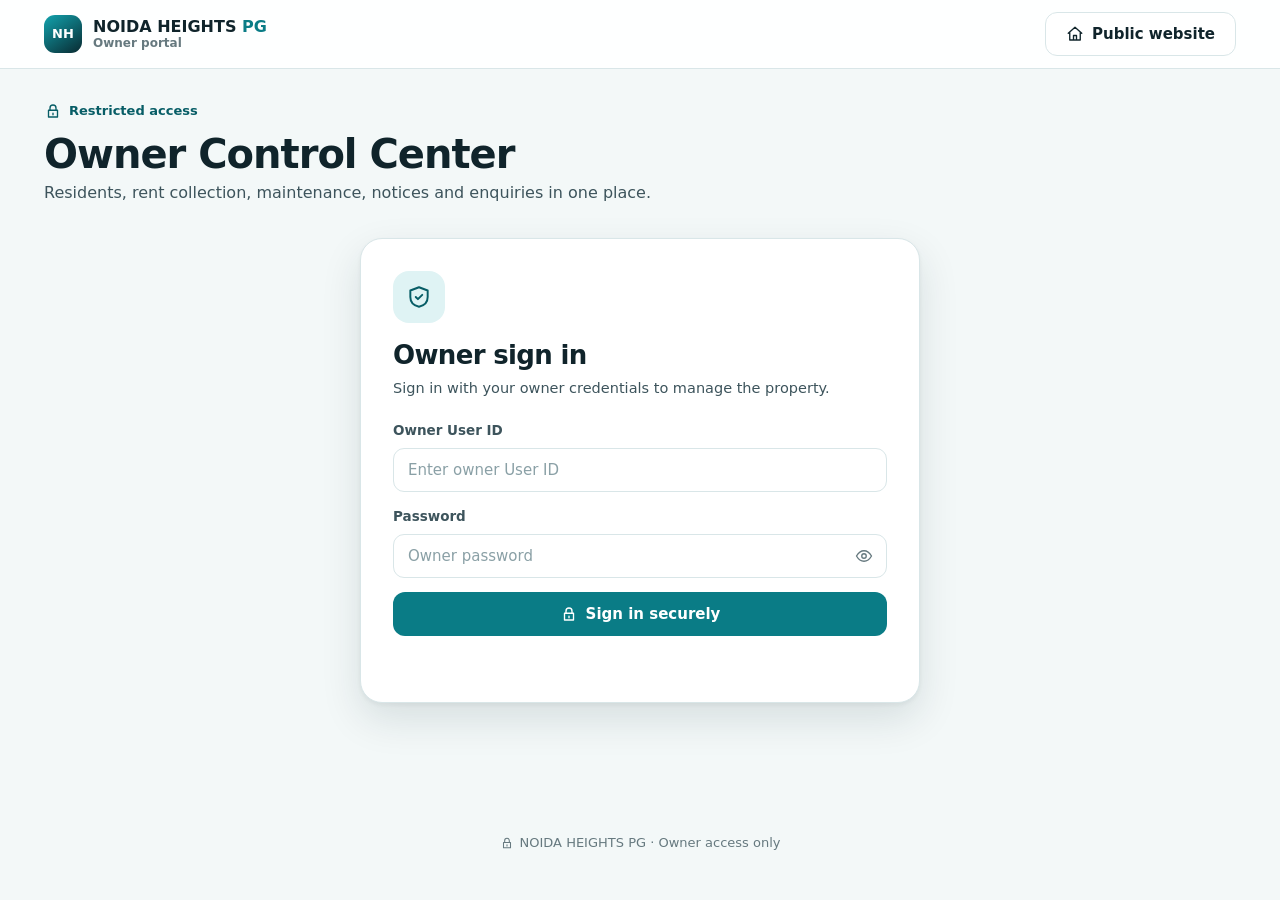
<file: admin.html>
<!doctype html>
<html lang="en">
<head>
<meta charset="utf-8"><meta name="viewport" content="width=device-width,initial-scale=1">
<meta name="theme-color" content="#092a31"><meta http-equiv="Content-Security-Policy" content="default-src 'self'; script-src 'self'; style-src 'self' 'unsafe-inline' https://fonts.googleapis.com; font-src https://fonts.gstatic.com; img-src 'self' data: https://images.unsplash.com https://*.googleusercontent.com https://maps.gstatic.com https://maps.googleapis.com; connect-src 'self' https://script.google.com https://script.googleusercontent.com; form-action https://script.google.com https://script.googleusercontent.com; frame-src https://www.google.com https://maps.google.com; base-uri 'self'; object-src 'none'"><meta name="referrer" content="strict-origin-when-cross-origin">
<title>Owner Admin Portal | NOIDA HEIGHTS PG</title>
<meta name="robots" content="noindex,nofollow">
<link rel="preconnect" href="https://fonts.googleapis.com"><link rel="preconnect" href="https://fonts.gstatic.com" crossorigin><link rel="stylesheet" href="https://fonts.googleapis.com/css2?family=Bricolage+Grotesque:opsz,wght@12..96,600;12..96,700;12..96,800&family=Figtree:wght@400;500;600;700&display=swap"><link rel="stylesheet" href="style.css">
</head><body><svg width="0" height="0" style="position:absolute" aria-hidden="true"><symbol id="i-snow" viewBox="0 0 24 24"><path d="M12 3v18M4.2 7.5l15.6 9M19.8 7.5l-15.6 9"/></symbol><symbol id="i-bath" viewBox="0 0 24 24"><path d="M4 12h16v3a4 4 0 0 1-4 4H8a4 4 0 0 1-4-4v-3zM6 12V6a2 2 0 0 1 3.5-1.3"/></symbol><symbol id="i-door" viewBox="0 0 24 24"><path d="M5 21V4h14v17M3 21h18M15 12v.01"/></symbol><symbol id="i-cupboard" viewBox="0 0 24 24"><path d="M5 3h14v18H5zM12 3v18M9 11v2M15 11v2"/></symbol><symbol id="i-desk" viewBox="0 0 24 24"><path d="M3 9h18M5 9v11M19 9v11M9 13h6"/></symbol><symbol id="i-wifi" viewBox="0 0 24 24"><path d="M2 9a15 15 0 0 1 20 0M5 12.5a10 10 0 0 1 14 0M8.5 16a5 5 0 0 1 7 0M12 19.5v.01"/></symbol><symbol id="i-drop" viewBox="0 0 24 24"><path d="M12 3s6 6.5 6 11a6 6 0 0 1-12 0c0-4.5 6-11 6-11z"/></symbol><symbol id="i-washer" viewBox="0 0 24 24"><path d="M5 3h14v18H5zM5 8h14M12 18a4 4 0 1 0 0-8 4 4 0 0 0 0 8z"/></symbol><symbol id="i-fridge" viewBox="0 0 24 24"><path d="M6 3h12v18H6zM6 11h12M9 7v1M9 14v3"/></symbol><symbol id="i-lift" viewBox="0 0 24 24"><path d="M5 3h14v18H5zM12 3v18M8 10l1.5-2 1.5 2M13 14l1.5 2 1.5-2"/></symbol><symbol id="i-cam" viewBox="0 0 24 24"><path d="M3 8h13v8H3zM16 11l5-3v8l-5-3"/></symbol><symbol id="i-finger" viewBox="0 0 24 24"><path d="M12 4a6 6 0 0 0-6 6v2M12 8a2 2 0 0 0-2 2v4a6 6 0 0 0 .8 3M12 12v2.5a9 9 0 0 0 1.5 5M16 11v3a12 12 0 0 1-1 4M18 9.5V10a14 14 0 0 1-.5 4"/></symbol><symbol id="i-shield" viewBox="0 0 24 24"><path d="M12 3l8 3v6c0 5-3.5 8-8 9-4.5-1-8-4-8-9V6zM9 12l2 2 4-4"/></symbol><symbol id="i-sofa" viewBox="0 0 24 24"><path d="M5 11V8a2 2 0 0 1 2-2h10a2 2 0 0 1 2 2v3M3 12a2 2 0 0 1 4 0v2h10v-2a2 2 0 0 1 4 0v5H3zM6 17v3M18 17v3"/></symbol><symbol id="i-fork" viewBox="0 0 24 24"><path d="M7 3v8M5 3v5a2 2 0 0 0 4 0V3M7 11v10M17 3c-2 2-2 6 0 8v10"/></symbol><symbol id="i-train" viewBox="0 0 24 24"><path d="M7 3h10a2 2 0 0 1 2 2v10a3 3 0 0 1-3 3H8a3 3 0 0 1-3-3V5a2 2 0 0 1 2-2zM5 11h14M9 15h.01M15 15h.01M8 21l2-3M16 21l-2-3"/></symbol><symbol id="i-pin" viewBox="0 0 24 24"><path d="M12 21s7-6 7-11a7 7 0 0 0-14 0c0 5 7 11 7 11zM12 12a2 2 0 1 0 0-4 2 2 0 0 0 0 4"/></symbol><symbol id="i-phone" viewBox="0 0 24 24"><path d="M5 4h4l2 5-2.5 1.5a11 11 0 0 0 5 5L15 13l5 2v4a2 2 0 0 1-2 2A16 16 0 0 1 3 6a2 2 0 0 1 2-2"/></symbol><symbol id="i-chat" viewBox="0 0 24 24"><path d="M4 5h16v11H9l-5 4z"/></symbol><symbol id="i-bolt" viewBox="0 0 24 24"><path d="M13 3L5 13h6l-1 8 8-10h-6z"/></symbol><symbol id="i-cross" viewBox="0 0 24 24"><path d="M9 3h6v6h6v6h-6v6H9v-6H3V9h6z"/></symbol><symbol id="i-check" viewBox="0 0 24 24"><path d="M5 12.5l4.5 4.5L19 7.5"/></symbol><symbol id="i-x" viewBox="0 0 24 24"><path d="M6 6l12 12M18 6L6 18"/></symbol><symbol id="i-bike" viewBox="0 0 24 24"><path d="M6 17a3 3 0 1 0 0-6 3 3 0 0 0 0 6zM18 17a3 3 0 1 0 0-6 3 3 0 0 0 0 6zM6 14l4-7h4l4 7M10 7H8"/></symbol><symbol id="i-users" viewBox="0 0 24 24"><path d="M9 11a3 3 0 1 0 0-6 3 3 0 0 0 0 6zM3 20a6 6 0 0 1 12 0M16 5a3 3 0 0 1 0 6M18 14a6 6 0 0 1 3 6"/></symbol><symbol id="i-home" viewBox="0 0 24 24"><path d="M3 11l9-8 9 8M5 10v10h14V10M10 20v-6h4v6"/></symbol><symbol id="i-rupee" viewBox="0 0 24 24"><path d="M7 5h10M7 9h10M7 5c5 0 7 2 7 4s-2 4-7 4l7 6"/></symbol><symbol id="i-wrench" viewBox="0 0 24 24"><path d="M15 5a4 4 0 0 0-4.6 5.2L4 16.6V20h3.4l6.4-6.4A4 4 0 0 0 19 9l-2.5 2.5-2.5-.5-.5-2.5z"/></symbol><symbol id="i-bell" viewBox="0 0 24 24"><path d="M6 16v-5a6 6 0 0 1 12 0v5l1.5 2h-15zM10 20a2 2 0 0 0 4 0"/></symbol><symbol id="i-mail" viewBox="0 0 24 24"><path d="M3 6h18v12H3zM3 7l9 7 9-7"/></symbol><symbol id="i-calendar" viewBox="0 0 24 24"><path d="M4 6h16v14H4zM4 10h16M8 3v4M16 3v4"/></symbol><symbol id="i-chart" viewBox="0 0 24 24"><path d="M4 20V4M4 20h16M8 16v-5M12 16V8M16 16v-3"/></symbol><symbol id="i-alert" viewBox="0 0 24 24"><path d="M12 4l9 16H3zM12 10v4M12 17v.01"/></symbol><symbol id="i-clock" viewBox="0 0 24 24"><path d="M12 21a9 9 0 1 0 0-18 9 9 0 0 0 0 18zM12 7v5l3 2"/></symbol><symbol id="i-lock" viewBox="0 0 24 24"><path d="M6 11h12v9H6zM8 11V8a4 4 0 0 1 8 0v3M12 15v2"/></symbol><symbol id="i-eye" viewBox="0 0 24 24"><path d="M2 12s4-7 10-7 10 7 10 7-4 7-10 7S2 12 2 12zM12 15a3 3 0 1 0 0-6 3 3 0 0 0 0 6"/></symbol><symbol id="i-logout" viewBox="0 0 24 24"><path d="M10 4H5v16h5M15 8l4 4-4 4M19 12H9"/></symbol><symbol id="i-refresh" viewBox="0 0 24 24"><path d="M20 11a8 8 0 0 0-14-4L4 9M4 4v5h5M4 13a8 8 0 0 0 14 4l2-2M20 20v-5h-5"/></symbol><symbol id="i-plus" viewBox="0 0 24 24"><path d="M12 5v14M5 12h14"/></symbol><symbol id="i-download" viewBox="0 0 24 24"><path d="M12 4v11M7 11l5 5 5-5M5 20h14"/></symbol><symbol id="i-search" viewBox="0 0 24 24"><path d="M11 18a7 7 0 1 0 0-14 7 7 0 0 0 0 14zM20 20l-4-4"/></symbol><symbol id="i-edit" viewBox="0 0 24 24"><path d="M4 20h4L19 9l-4-4L4 16zM13 7l4 4"/></symbol><symbol id="i-trash" viewBox="0 0 24 24"><path d="M4 7h16M9 7V4h6v3M6 7l1 13h10l1-13M10 11v6M14 11v6"/></symbol><symbol id="i-bed" viewBox="0 0 24 24"><path d="M3 19V6M3 15h18v4M21 15v-3a3 3 0 0 0-3-3h-7v6M7 12.5a1.5 1.5 0 1 0 0-3 1.5 1.5 0 0 0 0 3"/></symbol><symbol id="i-key" viewBox="0 0 24 24"><path d="M8 15a4 4 0 1 1 3.9-5H21v3h-2v2h-3v-2h-4.1A4 4 0 0 1 8 15zM7.5 11v.01"/></symbol><symbol id="i-receipt" viewBox="0 0 24 24"><path d="M6 3h12v18l-3-2-3 2-3-2-3 2zM9 8h6M9 12h6"/></symbol><symbol id="i-wallet" viewBox="0 0 24 24"><path d="M3 7h16a2 2 0 0 1 2 2v9a2 2 0 0 1-2 2H5a2 2 0 0 1-2-2zM3 7l12-3v3M16 14h2"/></symbol><symbol id="i-clipboard" viewBox="0 0 24 24"><path d="M8 4h8v3H8zM6 5H5v16h14V5h-1M9 12h6M9 16h4"/></symbol><symbol id="i-plane" viewBox="0 0 24 24"><path d="M3 12l18-8-5 17-4-7zM12 14l9-10"/></symbol><symbol id="i-building" viewBox="0 0 24 24"><path d="M5 21V4h9v17M14 9h5v12M3 21h18M8 8h3M8 12h3M8 16h3"/></symbol><symbol id="i-idcard" viewBox="0 0 24 24"><path d="M3 6h18v12H3zM8 12a2 2 0 1 0 0-4 2 2 0 0 0 0 4zM5 16a3 3 0 0 1 6 0M14 10h4M14 14h3"/></symbol><symbol id="i-arrow" viewBox="0 0 24 24"><path d="M5 12h14M13 6l6 6-6 6"/></symbol><symbol id="i-ext" viewBox="0 0 24 24"><path d="M14 4h6v6M20 4l-9 9M18 14v6H4V6h6"/></symbol><symbol id="i-star" viewBox="0 0 24 24"><path d="M12 3l2.7 5.6 6.1.9-4.4 4.3 1 6.1L12 17l-5.4 2.9 1-6.1L3.2 9.5l6.1-.9z"/></symbol><symbol id="i-spark" viewBox="0 0 24 24"><path d="M12 3l1.8 5.2L19 10l-5.2 1.8L12 17l-1.8-5.2L5 10l5.2-1.8zM19 16l.8 2.2L22 19l-2.2.8L19 22l-.8-2.2L16 19l2.2-.8z"/></symbol><symbol id="i-user" viewBox="0 0 24 24"><path d="M12 12a4 4 0 1 0 0-8 4 4 0 0 0 0 8zM4 21a8 8 0 0 1 16 0"/></symbol><symbol id="i-megaphone" viewBox="0 0 24 24"><path d="M3 10v4h4l8 5V5L7 10zM18 9a4 4 0 0 1 0 6"/></symbol><symbol id="i-menu" viewBox="0 0 24 24"><path d="M4 7h16M4 12h16M4 17h16"/></symbol><symbol id="i-info" viewBox="0 0 24 24"><path d="M12 21a9 9 0 1 0 0-18 9 9 0 0 0 0 18zM12 11v5M12 8v.01"/></symbol><symbol id="i-copy" viewBox="0 0 24 24"><path d="M9 9h11v11H9zM5 15V4h11"/></symbol><symbol id="i-print" viewBox="0 0 24 24"><path d="M7 9V3h10v6M7 17H4v-7h16v7h-3M7 14h10v7H7z"/></symbol><symbol id="i-inbox" viewBox="0 0 24 24"><path d="M3 13l3-8h12l3 8v6H3zM3 13h5l1 2h6l1-2h5"/></symbol><symbol id="i-tag" viewBox="0 0 24 24"><path d="M3 12V4h8l10 10-8 8zM7.5 8.5v.01"/></symbol></svg>
<header class="portal-top"><div class="portal-top-in"><a class="admin-brand" href="index.html"><span class="admin-brand-mark">NH</span><span>NOIDA HEIGHTS <b>PG</b><small>Owner portal</small></span></a><div class="admin-top-actions"><a class="btn btn-light" href="index.html"><svg class="ic" aria-hidden="true"><use href="#i-home"/></svg>Public website</a></div></div></header>
<main class="admin-shell"><div class="admin-page-heading"><div class="admin-kicker"><svg class="ic" aria-hidden="true"><use href="#i-lock"/></svg>Restricted access</div><h1 class="admin-page-title">Owner Control Center</h1><p class="admin-subtitle">Residents, rent collection, maintenance, notices and enquiries in one place.</p></div>
<section class="owner-section" id="owner-area">
  <div class="owner-login-card" id="owner-login-card">
    <div><span class="login-ic"><svg class="ic" aria-hidden="true"><use href="#i-shield"/></svg></span><h2>Owner sign in</h2><p>Sign in with your owner credentials to manage the property.</p></div>
    <form id="owner-login-form" class="owner-login-form">
      <label>Owner User ID<input id="owner-userid" type="text" required autocomplete="username" placeholder="Enter owner User ID"></label>
      <label>Password<span class="pw"><input id="owner-password" type="password" required autocomplete="current-password" placeholder="Owner password"><button type="button" class="pw-toggle" data-toggle-pass="owner-password" aria-label="Show password"><svg class="ic" aria-hidden="true"><use href="#i-eye"/></svg></button></span></label>
      <button class="btn btn-green btn-block" type="submit"><svg class="ic" aria-hidden="true"><use href="#i-lock"/></svg>Sign in securely</button>
      <p id="owner-login-msg" class="owner-msg" role="status"></p>
    </form>
  </div>
  <div id="owner-dashboard" class="owner-dashboard" hidden>
    <div class="owner-dash-head"><div><span class="label">Dashboard</span><h2>Today at a glance</h2><p id="owner-welcome">Occupancy, collections, dues and maintenance at a glance.</p></div><div class="owner-head-actions"><button class="btn btn-light" id="owner-logout"><svg class="ic" aria-hidden="true"><use href="#i-logout"/></svg>Log out</button></div></div>
    
    <div class="owner-metrics" id="owner-metrics"></div>
    <div class="owner-insight-grid" id="owner-insights"></div>
    <div class="owner-tabs" role="tablist"><button class="owner-tab active" data-tab="overview" aria-selected="true"><svg class="ic" aria-hidden="true"><use href="#i-chart"/></svg>Overview</button><button class="owner-tab" data-tab="students" aria-selected="false"><svg class="ic" aria-hidden="true"><use href="#i-users"/></svg>Students</button><button class="owner-tab" data-tab="fees"><svg class="ic" aria-hidden="true"><use href="#i-wallet"/></svg>Fee records</button><button class="owner-tab" data-tab="maintenance"><svg class="ic" aria-hidden="true"><use href="#i-wrench"/></svg>Maintenance</button><button class="owner-tab" data-tab="enquiries"><svg class="ic" aria-hidden="true"><use href="#i-inbox"/></svg>Enquiries</button><button class="owner-tab" data-tab="leaves"><svg class="ic" aria-hidden="true"><use href="#i-plane"/></svg>Leave requests</button><button class="owner-tab" data-tab="notices"><svg class="ic" aria-hidden="true"><use href="#i-megaphone"/></svg>Notices</button><button class="owner-tab" data-tab="expenses"><svg class="ic" aria-hidden="true"><use href="#i-receipt"/></svg>Expenses</button><button class="owner-tab" data-tab="security"><svg class="ic" aria-hidden="true"><use href="#i-lock"/></svg>Security</button></div>
    <section class="owner-pane active" id="pane-overview">
      <div class="owner-pane-head"><div><h3>Property overview</h3><p>Admissions, collections, pending dues and resident care.</p></div><button class="btn btn-light" id="overview-refresh"><svg class="ic" aria-hidden="true"><use href="#i-refresh"/></svg>Refresh</button></div>
      <div class="overview-quick-actions"><button class="quick-action tone-indigo" data-jump="students"><span class="qa-ic"><svg class="ic" aria-hidden="true"><use href="#i-plus"/></svg></span><b>New admission</b><small>Create resident ID & login</small></button><button class="quick-action tone-emerald" data-jump="fees"><span class="qa-ic"><svg class="ic" aria-hidden="true"><use href="#i-rupee"/></svg></span><b>Record payment</b><small>Update the fee ledger</small></button><button class="quick-action tone-amber" data-jump="maintenance"><span class="qa-ic"><svg class="ic" aria-hidden="true"><use href="#i-wrench"/></svg></span><b>Manage repairs</b><small>Track open requests</small></button><button class="quick-action tone-rose" data-jump="notices"><span class="qa-ic"><svg class="ic" aria-hidden="true"><use href="#i-megaphone"/></svg></span><b>Publish notice</b><small>Update residents</small></button></div>
      <div class="overview-grid">
        <article class="overview-card overview-chart-card"><div class="overview-card-head"><div><span class="overview-eyebrow">CASH FLOW</span><h4>Collections · last 6 months</h4></div></div><div id="owner-collection-chart" class="collection-chart" aria-label="Monthly collections chart"></div></article>
        <article class="overview-card"><div class="overview-card-head"><div><span class="overview-eyebrow">FOLLOW-UP QUEUE</span><h4>Fee dues to review</h4></div><button class="text-action" data-jump="fees">Open ledger <svg class="ic" aria-hidden="true"><use href="#i-arrow"/></svg></button></div><div id="owner-dues-watch" class="dues-watch"></div></article>
        <article class="overview-card"><div class="overview-card-head"><div><span class="overview-eyebrow">ROOM DIRECTORY</span><h4>Assigned rooms</h4></div><button class="text-action" data-jump="students">Manage residents <svg class="ic" aria-hidden="true"><use href="#i-arrow"/></svg></button></div><div id="owner-room-board" class="room-board"></div></article>
        <article class="overview-card"><div class="overview-card-head"><div><span class="overview-eyebrow">RECENT ACTIVITY</span><h4>Latest recorded activity</h4></div></div><div id="owner-recent-activity" class="activity-list"></div></article>
      </div>
      <div class="overview-export-row"><div><b><svg class="ic" aria-hidden="true"><use href="#i-download"/></svg>Reports</b><span>Export records for monthly reconciliation.</span></div><div class="overview-export-actions"><button class="btn btn-light" data-export="students"><svg class="ic" aria-hidden="true"><use href="#i-download"/></svg>Students CSV</button><button class="btn btn-light" data-export="payments"><svg class="ic" aria-hidden="true"><use href="#i-download"/></svg>Payments CSV</button><button class="btn btn-light" data-export="expenses"><svg class="ic" aria-hidden="true"><use href="#i-download"/></svg>Expenses CSV</button></div></div>
    </section>
    <section class="owner-pane" id="pane-students">
      <div class="owner-pane-head"><div><h3>Student directory</h3><p>Add, edit, search or remove residents.</p></div><button class="btn btn-green" id="add-student-btn"><svg class="ic" aria-hidden="true"><use href="#i-plus"/></svg>Add student</button></div>
      <div class="owner-directory-tools"><div class="owner-search"><span class="search-ic"><svg class="ic" aria-hidden="true"><use href="#i-search"/></svg></span><input id="student-search" placeholder="Search name, student ID, room or phone" aria-label="Search resident directory"></div><select id="student-status-filter" aria-label="Filter students by status"><option value="">All statuses</option><option>Active</option><option>Notice period</option><option>Checked out</option></select><span id="student-result-count" class="result-count"></span></div>
      <div class="owner-table-wrap"><table class="owner-table"><thead><tr><th>Student</th><th>Contact</th><th>Room / bed</th><th>Service plan</th><th>Joined</th><th>Monthly fee</th><th>Actions</th></tr></thead><tbody id="students-body"></tbody></table></div>
      <form id="student-form" class="owner-form" hidden>
        <h3 id="student-form-title">Add student</h3><input type="hidden" id="student-id">
        <div class="owner-form-grid">
          <label>Unique Student ID<input id="student-id-display" readonly placeholder="Generated automatically" aria-describedby="student-id-help"><small id="student-id-help">System-generated ID; it will also be the student User ID.</small></label><label>Full name *<input id="student-name" required></label><label>Phone *<input id="student-phone" required type="tel"></label>
          <label>Email<input id="student-email" type="email"></label><label>Room / bed<input id="student-room" placeholder="e.g. 203 / Bed B"></label>
          <label>Room plan<select id="student-plan"><option>Triple Sharing</option><option>Double Sharing</option><option>Private Room</option></select></label>
          <label>Services taken<select id="student-service"><option value="Room only">Room only</option><option value="Room + Food">Room + Food</option><option value="Food only">Food only</option></select></label>
          <label>Monthly fee (₹)<input id="student-fee" type="number" min="0" required></label><label>Joining date *<input id="student-joined" type="date" required></label>
          <label>Fee paid (₹)<input id="student-paid" type="number" min="0" value="0"></label><label>Last payment date<input id="student-paid-date" type="date"></label>
          <label>Next due date<input id="student-due" type="date"></label><label>Security deposit (₹)<input id="student-deposit" type="number" min="0" value="0"></label><label>Bed number / label<input id="student-bed" placeholder="e.g. Bed A"></label><label>Student status<select id="student-status"><option>Active</option><option>Notice period</option><option>Checked out</option></select></label><label>Parent / guardian name<input id="student-guardian" placeholder="Full name"></label><label>Guardian phone<input id="student-guardian-phone" type="tel"></label><label>Emergency contact<input id="student-emergency" type="tel"></label><label>College / workplace<input id="student-college" placeholder="College or company"></label><label>Food preference<select id="student-food"><option>Standard</option><option>Vegetarian</option><option>Jain</option><option>Non-vegetarian</option><option>No food plan</option></select></label><label>Identity proof type<select id="student-idproof-type"><option>Not recorded</option><option>Aadhaar</option><option>Passport</option><option>Driving licence</option><option>Voter ID</option><option>Other</option></select></label><label>Identity proof number<input id="student-idproof-number" placeholder="Store only if necessary" autocomplete="off" maxlength="30"></label><label>Agreement status<select id="student-agreement"><option>Pending</option><option>Signed</option><option>Not required</option></select></label><label>Planned checkout date<input id="student-checkout" type="date"></label><label class="owner-wide">Permanent address<input id="student-address" placeholder="City, state (avoid unnecessary sensitive details)"></label><label class="owner-wide">Notes<textarea id="student-notes" rows="2"></textarea></label>
        </div><div class="owner-form-actions"><button class="btn btn-green" type="submit"><svg class="ic" aria-hidden="true"><use href="#i-check"/></svg>Save student</button><button class="btn btn-light" type="button" id="cancel-student">Cancel</button></div><p class="owner-msg" id="student-form-msg"></p>
      </form>
    </section>
    <section class="owner-pane" id="pane-fees">
      <div class="owner-pane-head"><div><h3>Fee & payment ledger</h3><p>Record each payment and track pending amounts.</p></div><button class="btn btn-green" id="add-payment-btn"><svg class="ic" aria-hidden="true"><use href="#i-plus"/></svg>Record payment</button></div>
      <form id="payment-form" class="owner-form" hidden><h3>Record student payment</h3><div class="owner-form-grid">
        <label>Student<select id="payment-student" required></select></label><label>Amount paid (₹)<input id="payment-amount" type="number" min="1" required></label>
        <label>Payment date<input id="payment-date" type="date" required></label><label>Payment method<select id="payment-method"><option>UPI</option><option>Cash</option><option>Bank transfer</option><option>Other</option></select></label>
        <label>For month<input id="payment-month" type="month"></label><label>Reference / receipt<input id="payment-ref"></label>
        <label class="owner-wide">Notes<textarea id="payment-notes" rows="2"></textarea></label>
      </div><div class="owner-form-actions"><button class="btn btn-green" type="submit"><svg class="ic" aria-hidden="true"><use href="#i-check"/></svg>Save payment</button><button class="btn btn-light" type="button" id="cancel-payment">Cancel</button></div><p id="payment-msg" class="owner-msg"></p></form>
      <div class="owner-table-wrap"><table class="owner-table"><thead><tr><th>Date</th><th>Student</th><th>Amount</th><th>Method</th><th>For month</th><th>Reference</th><th>Action</th></tr></thead><tbody id="payments-body"></tbody></table></div>
    </section>
    <section class="owner-pane" id="pane-maintenance">
      <div class="owner-pane-head"><div><h3>Maintenance & complaints</h3><p>Log repairs, assign responsibility and update status.</p></div><button class="btn btn-green" id="add-maintenance-btn"><svg class="ic" aria-hidden="true"><use href="#i-plus"/></svg>Add request</button></div>
      <form id="maintenance-form" class="owner-form" hidden><h3>New maintenance request</h3><div class="owner-form-grid">
        <label>Student / reporter<input id="maintenance-reporter" required></label><label>Room / area<input id="maintenance-area" required placeholder="Room 203 / kitchen"></label>
        <label>Issue type<select id="maintenance-type"><option>Plumbing</option><option>Electrical</option><option>Cleaning</option><option>Furniture</option><option>WiFi</option><option>Appliance</option><option>Other</option></select></label>
        <label>Priority<select id="maintenance-priority"><option>Normal</option><option>Urgent</option><option>Low</option></select></label>
        <label>Reported date<input id="maintenance-date" type="date" required></label><label>Estimated cost (₹)<input id="maintenance-cost" type="number" min="0" value="0"></label>
        <label>Assigned to<input id="maintenance-assigned" placeholder="Caretaker / technician"></label><label>Status<select id="maintenance-status"><option>Open</option><option>In progress</option><option>Completed</option><option>Cancelled</option></select></label>
        <label class="owner-wide">Issue details<textarea id="maintenance-details" rows="3" required></textarea></label>
      </div><div class="owner-form-actions"><button class="btn btn-green" type="submit"><svg class="ic" aria-hidden="true"><use href="#i-check"/></svg>Save request</button><button class="btn btn-light" type="button" id="cancel-maintenance">Cancel</button></div><p id="maintenance-msg" class="owner-msg"></p></form>
      <div class="owner-table-wrap"><table class="owner-table"><thead><tr><th>Date</th><th>Reporter / area</th><th>Issue</th><th>Priority</th><th>Cost</th><th>Status</th><th>Actions</th></tr></thead><tbody id="maintenance-body"></tbody></table></div>
      <div class="owner-pane-head" style="margin-top:28px"><div><h3>Resident-submitted tickets</h3><p>Requests raised from the Student Resident Portal.</p></div></div><div class="owner-table-wrap"><table class="owner-table"><thead><tr><th>Date</th><th>Student / room</th><th>Category & details</th><th>Priority</th><th>Status</th></tr></thead><tbody id="resident-tickets-body"></tbody></table></div>
    </section>
    <section class="owner-pane" id="pane-enquiries"><div class="owner-pane-head"><div><h3>Website enquiries</h3><p>Recent prospective student enquiries.</p></div><button class="btn btn-light" id="refresh-data"><svg class="ic" aria-hidden="true"><use href="#i-refresh"/></svg>Refresh</button></div><div class="owner-table-wrap"><table class="owner-table"><thead><tr><th>Date</th><th>Name</th><th>Phone</th><th>Email</th><th>Room</th><th>Status</th></tr></thead><tbody id="enquiries-body"></tbody></table></div></section>
    <section class="owner-pane" id="pane-leaves"><div class="owner-pane-head"><div><h3>Leave & outstation requests</h3><p>Review resident travel dates, destination, emergency number and approve or decline.</p></div><button class="btn btn-light" id="refresh-leaves"><svg class="ic" aria-hidden="true"><use href="#i-refresh"/></svg>Refresh</button></div><div class="owner-table-wrap"><table class="owner-table"><thead><tr><th>Student / room</th><th>Dates</th><th>Destination / reason</th><th>Emergency contact</th><th>Status / action</th></tr></thead><tbody id="leaves-body"></tbody></table></div></section>
    <section class="owner-pane" id="pane-notices"><div class="owner-pane-head"><div><h3>Notice board</h3><p>Publish announcements about fees, cleaning, maintenance, visitor rules or events.</p></div></div><form id="notice-form" class="owner-form"><div class="owner-form-grid"><label>Notice title *<input id="notice-title" required placeholder="e.g. Monthly fee due date"></label><label>Category<select id="notice-category"><option>General</option><option>Fees</option><option>Maintenance</option><option>Food / Mess</option><option>Rules</option><option>Emergency</option><option>Events</option></select></label><label>Audience<select id="notice-audience"><option>All residents</option><option>Active residents</option><option>Room-specific</option></select></label><label>Priority<select id="notice-priority"><option>Normal</option><option>Important</option><option>Urgent</option></select></label><label>Target room (only for room-specific)<input id="notice-target-room" placeholder="Exact room label, e.g. 203 / Bed B"></label><label>Publish date<input id="notice-date" type="date" required></label><label>Expiry date<input id="notice-expiry" type="date"></label><label class="owner-wide">Message *<textarea id="notice-body" rows="4" required placeholder="Write a clear message for residents…"></textarea></label></div><div class="owner-form-actions"><button class="btn btn-green" type="submit"><svg class="ic" aria-hidden="true"><use href="#i-megaphone"/></svg>Publish notice</button></div><p id="notice-msg" class="owner-msg"></p></form><div class="owner-table-wrap"><table class="owner-table"><thead><tr><th>Publish date</th><th>Notice</th><th>Category</th><th>Audience</th><th>Priority</th><th>Action</th></tr></thead><tbody id="notices-body"></tbody></table></div></section>
    <section class="owner-pane" id="pane-expenses"><div class="owner-pane-head"><div><h3>Property expenses</h3><p>Track repairs, groceries, utilities, salaries and other operating costs.</p></div><strong id="expense-total">₹0</strong></div><form id="expense-form" class="owner-form"><div class="owner-form-grid"><label>Date *<input id="expense-date" type="date" required></label><label>Category *<select id="expense-category"><option>Utilities</option><option>Groceries / Food</option><option>Maintenance</option><option>Staff / Salary</option><option>Internet</option><option>Cleaning</option><option>Supplies</option><option>Other</option></select></label><label>Amount (₹) *<input id="expense-amount" type="number" min="1" required></label><label>Vendor / paid to<input id="expense-vendor"></label><label>Payment method<select id="expense-method"><option>UPI</option><option>Cash</option><option>Bank transfer</option><option>Card</option><option>Other</option></select></label><label>Reference / bill no.<input id="expense-ref"></label><label class="owner-wide">Description<input id="expense-description" required placeholder="What was purchased or paid for?"></label></div><div class="owner-form-actions"><button class="btn btn-green" type="submit"><svg class="ic" aria-hidden="true"><use href="#i-receipt"/></svg>Record expense</button></div><p id="expense-msg" class="owner-msg"></p></form><div class="owner-table-wrap"><table class="owner-table"><thead><tr><th>Date</th><th>Category</th><th>Description</th><th>Vendor</th><th>Method / ref</th><th>Amount</th><th>Action</th></tr></thead><tbody id="expenses-body"></tbody></table></div></section>
    <section class="owner-pane" id="pane-security"><div class="owner-pane-head"><div><h3>Account security</h3><p>Change your owner password. Use at least 8 characters with letters and numbers.</p></div></div>
<form id="password-form" class="owner-form" autocomplete="off"><div class="owner-form-grid"><label>Current password<input id="pw-current" type="password" required autocomplete="current-password"></label><label>New password<input id="pw-new" type="password" required minlength="8" autocomplete="new-password"></label><label>Confirm new password<input id="pw-confirm" type="password" required minlength="8" autocomplete="new-password"></label></div><div class="owner-form-actions"><button class="btn btn-green" type="submit"><svg class="ic" aria-hidden="true"><use href="#i-lock"/></svg>Update password</button></div><p id="password-msg" class="owner-msg" role="status"></p></form>
<div class="sec-tips"><div><svg class="ic" aria-hidden="true"><use href="#i-key"/></svg><b>Resident logins</b><span>Use "Reset login" in the Students tab to issue a new temporary password.</span></div><div><svg class="ic" aria-hidden="true"><use href="#i-clock"/></svg><b>Auto sign-out</b><span>Sessions end after 15 minutes of inactivity.</span></div><div><svg class="ic" aria-hidden="true"><use href="#i-shield"/></svg><b>Lockout</b><span>Five wrong attempts pause sign-in for 15 minutes.</span></div></div></section>
    <p id="dashboard-msg" class="owner-msg" role="status"></p>
  </div>
</section>
</main><div class="admin-footer"><svg class="ic" aria-hidden="true"><use href="#i-lock"/></svg>NOIDA HEIGHTS PG · Owner access only</div>
<script src="script.js"></script>
</body></html>
</file>
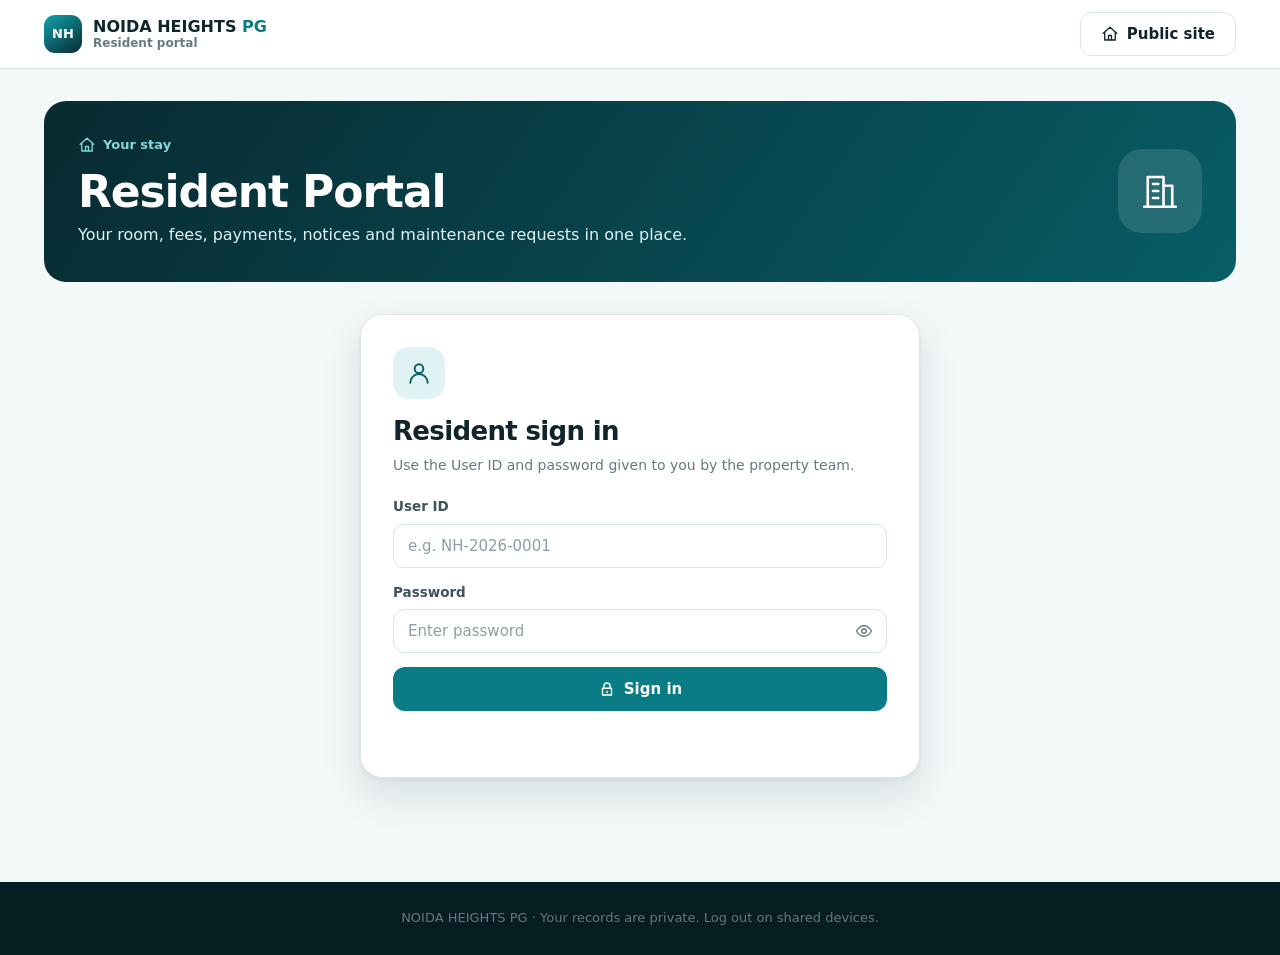
<file: student.html>
<!doctype html>
<html lang="en"><head><meta charset="utf-8"><meta name="viewport" content="width=device-width,initial-scale=1"><meta name="theme-color" content="#092a31"><meta http-equiv="Content-Security-Policy" content="default-src 'self'; script-src 'self'; style-src 'self' 'unsafe-inline' https://fonts.googleapis.com; font-src https://fonts.gstatic.com; img-src 'self' data: https://images.unsplash.com https://*.googleusercontent.com https://maps.gstatic.com https://maps.googleapis.com; connect-src 'self' https://script.google.com https://script.googleusercontent.com; form-action https://script.google.com https://script.googleusercontent.com; frame-src https://www.google.com https://maps.google.com; base-uri 'self'; object-src 'none'"><meta name="referrer" content="strict-origin-when-cross-origin"><meta name="robots" content="noindex,nofollow"><title>Resident Portal | NOIDA HEIGHTS PG</title><link rel="preconnect" href="https://fonts.googleapis.com"><link rel="preconnect" href="https://fonts.gstatic.com" crossorigin><link rel="stylesheet" href="https://fonts.googleapis.com/css2?family=Bricolage+Grotesque:opsz,wght@12..96,600;12..96,700;12..96,800&family=Figtree:wght@400;500;600;700&display=swap"><link rel="stylesheet" href="style.css"></head><body><svg width="0" height="0" style="position:absolute" aria-hidden="true"><symbol id="i-snow" viewBox="0 0 24 24"><path d="M12 3v18M4.2 7.5l15.6 9M19.8 7.5l-15.6 9"/></symbol><symbol id="i-bath" viewBox="0 0 24 24"><path d="M4 12h16v3a4 4 0 0 1-4 4H8a4 4 0 0 1-4-4v-3zM6 12V6a2 2 0 0 1 3.5-1.3"/></symbol><symbol id="i-door" viewBox="0 0 24 24"><path d="M5 21V4h14v17M3 21h18M15 12v.01"/></symbol><symbol id="i-cupboard" viewBox="0 0 24 24"><path d="M5 3h14v18H5zM12 3v18M9 11v2M15 11v2"/></symbol><symbol id="i-desk" viewBox="0 0 24 24"><path d="M3 9h18M5 9v11M19 9v11M9 13h6"/></symbol><symbol id="i-wifi" viewBox="0 0 24 24"><path d="M2 9a15 15 0 0 1 20 0M5 12.5a10 10 0 0 1 14 0M8.5 16a5 5 0 0 1 7 0M12 19.5v.01"/></symbol><symbol id="i-drop" viewBox="0 0 24 24"><path d="M12 3s6 6.5 6 11a6 6 0 0 1-12 0c0-4.5 6-11 6-11z"/></symbol><symbol id="i-washer" viewBox="0 0 24 24"><path d="M5 3h14v18H5zM5 8h14M12 18a4 4 0 1 0 0-8 4 4 0 0 0 0 8z"/></symbol><symbol id="i-fridge" viewBox="0 0 24 24"><path d="M6 3h12v18H6zM6 11h12M9 7v1M9 14v3"/></symbol><symbol id="i-lift" viewBox="0 0 24 24"><path d="M5 3h14v18H5zM12 3v18M8 10l1.5-2 1.5 2M13 14l1.5 2 1.5-2"/></symbol><symbol id="i-cam" viewBox="0 0 24 24"><path d="M3 8h13v8H3zM16 11l5-3v8l-5-3"/></symbol><symbol id="i-finger" viewBox="0 0 24 24"><path d="M12 4a6 6 0 0 0-6 6v2M12 8a2 2 0 0 0-2 2v4a6 6 0 0 0 .8 3M12 12v2.5a9 9 0 0 0 1.5 5M16 11v3a12 12 0 0 1-1 4M18 9.5V10a14 14 0 0 1-.5 4"/></symbol><symbol id="i-shield" viewBox="0 0 24 24"><path d="M12 3l8 3v6c0 5-3.5 8-8 9-4.5-1-8-4-8-9V6zM9 12l2 2 4-4"/></symbol><symbol id="i-sofa" viewBox="0 0 24 24"><path d="M5 11V8a2 2 0 0 1 2-2h10a2 2 0 0 1 2 2v3M3 12a2 2 0 0 1 4 0v2h10v-2a2 2 0 0 1 4 0v5H3zM6 17v3M18 17v3"/></symbol><symbol id="i-fork" viewBox="0 0 24 24"><path d="M7 3v8M5 3v5a2 2 0 0 0 4 0V3M7 11v10M17 3c-2 2-2 6 0 8v10"/></symbol><symbol id="i-train" viewBox="0 0 24 24"><path d="M7 3h10a2 2 0 0 1 2 2v10a3 3 0 0 1-3 3H8a3 3 0 0 1-3-3V5a2 2 0 0 1 2-2zM5 11h14M9 15h.01M15 15h.01M8 21l2-3M16 21l-2-3"/></symbol><symbol id="i-pin" viewBox="0 0 24 24"><path d="M12 21s7-6 7-11a7 7 0 0 0-14 0c0 5 7 11 7 11zM12 12a2 2 0 1 0 0-4 2 2 0 0 0 0 4"/></symbol><symbol id="i-phone" viewBox="0 0 24 24"><path d="M5 4h4l2 5-2.5 1.5a11 11 0 0 0 5 5L15 13l5 2v4a2 2 0 0 1-2 2A16 16 0 0 1 3 6a2 2 0 0 1 2-2"/></symbol><symbol id="i-chat" viewBox="0 0 24 24"><path d="M4 5h16v11H9l-5 4z"/></symbol><symbol id="i-bolt" viewBox="0 0 24 24"><path d="M13 3L5 13h6l-1 8 8-10h-6z"/></symbol><symbol id="i-cross" viewBox="0 0 24 24"><path d="M9 3h6v6h6v6h-6v6H9v-6H3V9h6z"/></symbol><symbol id="i-check" viewBox="0 0 24 24"><path d="M5 12.5l4.5 4.5L19 7.5"/></symbol><symbol id="i-x" viewBox="0 0 24 24"><path d="M6 6l12 12M18 6L6 18"/></symbol><symbol id="i-bike" viewBox="0 0 24 24"><path d="M6 17a3 3 0 1 0 0-6 3 3 0 0 0 0 6zM18 17a3 3 0 1 0 0-6 3 3 0 0 0 0 6zM6 14l4-7h4l4 7M10 7H8"/></symbol><symbol id="i-users" viewBox="0 0 24 24"><path d="M9 11a3 3 0 1 0 0-6 3 3 0 0 0 0 6zM3 20a6 6 0 0 1 12 0M16 5a3 3 0 0 1 0 6M18 14a6 6 0 0 1 3 6"/></symbol><symbol id="i-home" viewBox="0 0 24 24"><path d="M3 11l9-8 9 8M5 10v10h14V10M10 20v-6h4v6"/></symbol><symbol id="i-rupee" viewBox="0 0 24 24"><path d="M7 5h10M7 9h10M7 5c5 0 7 2 7 4s-2 4-7 4l7 6"/></symbol><symbol id="i-wrench" viewBox="0 0 24 24"><path d="M15 5a4 4 0 0 0-4.6 5.2L4 16.6V20h3.4l6.4-6.4A4 4 0 0 0 19 9l-2.5 2.5-2.5-.5-.5-2.5z"/></symbol><symbol id="i-bell" viewBox="0 0 24 24"><path d="M6 16v-5a6 6 0 0 1 12 0v5l1.5 2h-15zM10 20a2 2 0 0 0 4 0"/></symbol><symbol id="i-mail" viewBox="0 0 24 24"><path d="M3 6h18v12H3zM3 7l9 7 9-7"/></symbol><symbol id="i-calendar" viewBox="0 0 24 24"><path d="M4 6h16v14H4zM4 10h16M8 3v4M16 3v4"/></symbol><symbol id="i-chart" viewBox="0 0 24 24"><path d="M4 20V4M4 20h16M8 16v-5M12 16V8M16 16v-3"/></symbol><symbol id="i-alert" viewBox="0 0 24 24"><path d="M12 4l9 16H3zM12 10v4M12 17v.01"/></symbol><symbol id="i-clock" viewBox="0 0 24 24"><path d="M12 21a9 9 0 1 0 0-18 9 9 0 0 0 0 18zM12 7v5l3 2"/></symbol><symbol id="i-lock" viewBox="0 0 24 24"><path d="M6 11h12v9H6zM8 11V8a4 4 0 0 1 8 0v3M12 15v2"/></symbol><symbol id="i-eye" viewBox="0 0 24 24"><path d="M2 12s4-7 10-7 10 7 10 7-4 7-10 7S2 12 2 12zM12 15a3 3 0 1 0 0-6 3 3 0 0 0 0 6"/></symbol><symbol id="i-logout" viewBox="0 0 24 24"><path d="M10 4H5v16h5M15 8l4 4-4 4M19 12H9"/></symbol><symbol id="i-refresh" viewBox="0 0 24 24"><path d="M20 11a8 8 0 0 0-14-4L4 9M4 4v5h5M4 13a8 8 0 0 0 14 4l2-2M20 20v-5h-5"/></symbol><symbol id="i-plus" viewBox="0 0 24 24"><path d="M12 5v14M5 12h14"/></symbol><symbol id="i-download" viewBox="0 0 24 24"><path d="M12 4v11M7 11l5 5 5-5M5 20h14"/></symbol><symbol id="i-search" viewBox="0 0 24 24"><path d="M11 18a7 7 0 1 0 0-14 7 7 0 0 0 0 14zM20 20l-4-4"/></symbol><symbol id="i-edit" viewBox="0 0 24 24"><path d="M4 20h4L19 9l-4-4L4 16zM13 7l4 4"/></symbol><symbol id="i-trash" viewBox="0 0 24 24"><path d="M4 7h16M9 7V4h6v3M6 7l1 13h10l1-13M10 11v6M14 11v6"/></symbol><symbol id="i-bed" viewBox="0 0 24 24"><path d="M3 19V6M3 15h18v4M21 15v-3a3 3 0 0 0-3-3h-7v6M7 12.5a1.5 1.5 0 1 0 0-3 1.5 1.5 0 0 0 0 3"/></symbol><symbol id="i-key" viewBox="0 0 24 24"><path d="M8 15a4 4 0 1 1 3.9-5H21v3h-2v2h-3v-2h-4.1A4 4 0 0 1 8 15zM7.5 11v.01"/></symbol><symbol id="i-receipt" viewBox="0 0 24 24"><path d="M6 3h12v18l-3-2-3 2-3-2-3 2zM9 8h6M9 12h6"/></symbol><symbol id="i-wallet" viewBox="0 0 24 24"><path d="M3 7h16a2 2 0 0 1 2 2v9a2 2 0 0 1-2 2H5a2 2 0 0 1-2-2zM3 7l12-3v3M16 14h2"/></symbol><symbol id="i-clipboard" viewBox="0 0 24 24"><path d="M8 4h8v3H8zM6 5H5v16h14V5h-1M9 12h6M9 16h4"/></symbol><symbol id="i-plane" viewBox="0 0 24 24"><path d="M3 12l18-8-5 17-4-7zM12 14l9-10"/></symbol><symbol id="i-building" viewBox="0 0 24 24"><path d="M5 21V4h9v17M14 9h5v12M3 21h18M8 8h3M8 12h3M8 16h3"/></symbol><symbol id="i-idcard" viewBox="0 0 24 24"><path d="M3 6h18v12H3zM8 12a2 2 0 1 0 0-4 2 2 0 0 0 0 4zM5 16a3 3 0 0 1 6 0M14 10h4M14 14h3"/></symbol><symbol id="i-arrow" viewBox="0 0 24 24"><path d="M5 12h14M13 6l6 6-6 6"/></symbol><symbol id="i-ext" viewBox="0 0 24 24"><path d="M14 4h6v6M20 4l-9 9M18 14v6H4V6h6"/></symbol><symbol id="i-star" viewBox="0 0 24 24"><path d="M12 3l2.7 5.6 6.1.9-4.4 4.3 1 6.1L12 17l-5.4 2.9 1-6.1L3.2 9.5l6.1-.9z"/></symbol><symbol id="i-spark" viewBox="0 0 24 24"><path d="M12 3l1.8 5.2L19 10l-5.2 1.8L12 17l-1.8-5.2L5 10l5.2-1.8zM19 16l.8 2.2L22 19l-2.2.8L19 22l-.8-2.2L16 19l2.2-.8z"/></symbol><symbol id="i-user" viewBox="0 0 24 24"><path d="M12 12a4 4 0 1 0 0-8 4 4 0 0 0 0 8zM4 21a8 8 0 0 1 16 0"/></symbol><symbol id="i-megaphone" viewBox="0 0 24 24"><path d="M3 10v4h4l8 5V5L7 10zM18 9a4 4 0 0 1 0 6"/></symbol><symbol id="i-menu" viewBox="0 0 24 24"><path d="M4 7h16M4 12h16M4 17h16"/></symbol><symbol id="i-info" viewBox="0 0 24 24"><path d="M12 21a9 9 0 1 0 0-18 9 9 0 0 0 0 18zM12 11v5M12 8v.01"/></symbol><symbol id="i-copy" viewBox="0 0 24 24"><path d="M9 9h11v11H9zM5 15V4h11"/></symbol><symbol id="i-print" viewBox="0 0 24 24"><path d="M7 9V3h10v6M7 17H4v-7h16v7h-3M7 14h10v7H7z"/></symbol><symbol id="i-inbox" viewBox="0 0 24 24"><path d="M3 13l3-8h12l3 8v6H3zM3 13h5l1 2h6l1-2h5"/></symbol><symbol id="i-tag" viewBox="0 0 24 24"><path d="M3 12V4h8l10 10-8 8zM7.5 8.5v.01"/></symbol></svg>
<header class="portal-top"><div class="portal-top-in"><a class="admin-brand" href="index.html"><span class="admin-brand-mark">NH</span><span>NOIDA HEIGHTS <b>PG</b><small>Resident portal</small></span></a><div style="display:flex;gap:8px"><a class="btn btn-light" href="index.html"><svg class="ic" aria-hidden="true"><use href="#i-home"/></svg>Public site</a><button class="btn btn-light resident-hidden" id="resident-logout"><svg class="ic" aria-hidden="true"><use href="#i-logout"/></svg>Log out</button></div></div></header>
<main class="resident-shell"><section class="resident-hero"><div><div class="resident-kicker"><svg class="ic" aria-hidden="true"><use href="#i-home"/></svg>Your stay</div><h1>Resident Portal</h1><p>Your room, fees, payments, notices and maintenance requests in one place.</p></div><div class="hero-badge" aria-hidden="true"><svg class="ic" aria-hidden="true"><use href="#i-building"/></svg></div></section>
<section id="resident-login-card" class="resident-login-card"><span class="login-ic"><svg class="ic" aria-hidden="true"><use href="#i-user"/></svg></span><h2>Resident sign in</h2><p style="color:var(--ink-3);font-size:14px">Use the User ID and password given to you by the property team.</p><form id="resident-login-form" class="resident-login-form"><label>User ID<input id="resident-userid" required autocomplete="username" placeholder="e.g. NH-2026-0001" autocapitalize="characters" spellcheck="false"></label><label>Password<span class="pw"><input id="resident-password" type="password" required autocomplete="current-password" placeholder="Enter password"><button type="button" class="pw-toggle" data-toggle-pass="resident-password" aria-label="Show password"><svg class="ic" aria-hidden="true"><use href="#i-eye"/></svg></button></span></label><button class="btn btn-green btn-block" type="submit"><svg class="ic" aria-hidden="true"><use href="#i-lock"/></svg>Sign in</button><p id="resident-login-msg" class="resident-msg" role="status"></p></form></section>
<section id="resident-dashboard" class="resident-hidden"><div style="display:flex;justify-content:space-between;gap:12px;align-items:end;flex-wrap:wrap;margin-top:24px"><div><span class="label">Dashboard</span><h2 id="resident-welcome" style="margin:4px 0">Your stay at NOIDA HEIGHTS PG</h2></div><button class="btn btn-light" id="resident-refresh"><svg class="ic" aria-hidden="true"><use href="#i-refresh"/></svg>Refresh</button></div><div class="resident-id-banner"><div class="resident-id-icon"><svg class="ic" aria-hidden="true"><use href="#i-idcard"/></svg></div><div class="resident-id-copy"><small>Resident ID</small><strong id="resident-id-value">—</strong><span id="resident-id-subtitle">Quote this ID for fee and support queries.</span></div><button type="button" class="btn btn-light" id="resident-copy-id"><svg class="ic" aria-hidden="true"><use href="#i-copy"/></svg>Copy ID</button><button type="button" class="btn btn-light" id="resident-print-statement"><svg class="ic" aria-hidden="true"><use href="#i-print"/></svg>Print statement</button></div><div id="resident-metrics" class="resident-metrics"></div>
<div class="resident-grid"><article class="resident-card tone-indigo"><h3><span class="card-ic"><svg class="ic" aria-hidden="true"><use href="#i-bed"/></svg></span>My room & services</h3><div id="resident-profile" class="resident-detail-list"></div></article><article class="resident-card tone-emerald"><h3><span class="card-ic"><svg class="ic" aria-hidden="true"><use href="#i-wallet"/></svg></span>Fee summary</h3><div id="resident-fees" class="resident-detail-list"></div><p style="font-size:12.5px;color:var(--ink-3);margin-bottom:0">If a payment is missing or a balance looks incorrect, contact the owner before making another payment.</p></article><article class="resident-card tone-sky"><h3><span class="card-ic"><svg class="ic" aria-hidden="true"><use href="#i-receipt"/></svg></span>My payment history</h3><div class="resident-table-wrap"><table class="resident-table"><thead><tr><th>Date</th><th>Amount</th><th>Method</th><th>Month</th><th>Receipt / Ref</th></tr></thead><tbody id="resident-payments"></tbody></table></div></article><article class="resident-card tone-amber"><h3><span class="card-ic"><svg class="ic" aria-hidden="true"><use href="#i-wrench"/></svg></span>My maintenance requests</h3><div class="resident-table-wrap"><table class="resident-table"><thead><tr><th>Date</th><th>Issue</th><th>Priority</th><th>Status</th></tr></thead><tbody id="resident-tickets"></tbody></table></div></article><article class="resident-card tone-rose"><h3><span class="card-ic"><svg class="ic" aria-hidden="true"><use href="#i-plus"/></svg></span>Raise a maintenance request</h3><p style="font-size:12px;color:#637087">Report room repairs, Wi-Fi, cleaning or common-area issues. The property team will review it and update the status here.</p><form id="resident-ticket-form" class="ticket-form"><label>Category<select id="ticket-category"><option>Plumbing</option><option>Electrical</option><option>WiFi</option><option>Cleaning</option><option>Furniture</option><option>Appliance</option><option>Security</option><option>Other</option></select></label><label>Priority<select id="ticket-priority"><option>Normal</option><option>Urgent</option><option>Low</option></select></label><label>Issue details<textarea id="ticket-details" rows="3" required placeholder="Explain what needs attention…"></textarea></label><button class="btn btn-green" type="submit"><svg class="ic" aria-hidden="true"><use href="#i-arrow"/></svg>Send request</button><p id="ticket-msg" class="resident-msg" role="status"></p></form></article><article class="resident-card tone-violet"><h3><span class="card-ic"><svg class="ic" aria-hidden="true"><use href="#i-megaphone"/></svg></span>Notice board</h3><p class="resident-muted">Updates and important instructions from the owner.</p><div id="resident-notices" class="resident-notice-list"><p>No notices available.</p></div></article><article class="resident-card tone-sky"><h3><span class="card-ic"><svg class="ic" aria-hidden="true"><use href="#i-plane"/></svg></span>Leave / outstation request</h3><p class="resident-muted">Submit dates and destination before travelling. Approval is subject to PG policy.</p><form id="resident-leave-form" class="ticket-form"><label>Leave from<input id="leave-from" type="date" required></label><label>Return date<input id="leave-to" type="date" required></label><label>Destination / address<input id="leave-destination" placeholder="Where will you be staying?"></label><label>Emergency contact number<input id="leave-emergency" type="tel" placeholder="Phone number"></label><label>Reason<textarea id="leave-reason" rows="3" required placeholder="Brief reason for leave"></textarea></label><button class="btn btn-green" type="submit"><svg class="ic" aria-hidden="true"><use href="#i-plane"/></svg>Submit leave request</button><p id="leave-msg" class="resident-msg" role="status"></p></form><div class="resident-table-wrap"><table class="resident-table"><thead><tr><th>From / to</th><th>Destination</th><th>Status</th></tr></thead><tbody id="resident-leaves"></tbody></table></div></article><article class="resident-card tone-aqua"><h3><span class="card-ic"><svg class="ic" aria-hidden="true"><use href="#i-clipboard"/></svg></span>Resident checklist</h3><div class="resident-detail-list"><div class="resident-detail"><small>Keep updated</small><b>Phone and emergency contact</b></div><div class="resident-detail"><small>Fee discipline</small><b>Pay by your recorded due date</b></div><div class="resident-detail"><small>Repairs</small><b>Use a maintenance ticket so it can be tracked</b></div><div class="resident-detail"><small>Visitors</small><b>Follow the current property visitor policy</b></div><div class="resident-detail"><small>Checkout</small><b>Coordinate notice period, keys and deposit settlement with owner</b></div></div></article><article class="resident-card tone-emerald"><h3><span class="card-ic"><svg class="ic" aria-hidden="true"><use href="#i-phone"/></svg></span>Property help</h3><div class="resident-detail-list"><div class="resident-detail"><small>PG contact</small><b>8799731416</b></div><div class="resident-detail"><small>Email</small><b>noidaheightspg@gmail.com</b></div><div class="resident-detail"><small>Location</small><b>Sector 106, Noida</b></div><div class="resident-detail"><small>Metro</small><b>~400 m to NSEZ</b></div></div><p style="margin-bottom:0"><a class="btn btn-light" href="https://wa.me/918799731416" target="_blank" rel="noopener noreferrer"><svg class="ic" aria-hidden="true"><use href="#i-chat"/></svg>WhatsApp the PG</a></p></article><article class="resident-card tone-rose"><h3><span class="card-ic"><svg class="ic" aria-hidden="true"><use href="#i-lock"/></svg></span>Account security</h3><p class="resident-muted">Change your password regularly and never share it.</p><form id="resident-password-form" class="ticket-form" autocomplete="off"><label>Current password<input id="rpw-current" type="password" required autocomplete="current-password"></label><label>New password<input id="rpw-new" type="password" required minlength="8" autocomplete="new-password"></label><label>Confirm new password<input id="rpw-confirm" type="password" required minlength="8" autocomplete="new-password"></label><button class="btn btn-green" type="submit"><svg class="ic" aria-hidden="true"><use href="#i-check"/></svg>Update password</button><p id="rpw-msg" class="resident-msg" role="status"></p></form></article></div></section></main><footer class="resident-bottom">NOIDA HEIGHTS PG · Your records are private. Log out on shared devices.</footer><script src="resident.js"></script></body></html>
</file>
<file: style.css>
/* NOIDA HEIGHTS PG — V4 design system
   1 Tokens · 2 Base · 3 Buttons · 4 Header · 5 Hero · 6 Sections · 7 Rooms · 8 Facilities
   9 Terms/Rules · 10 Gallery · 11 Location · 12 Guide/FAQ · 13 Enquiry · 14 Footer
   15 Portals (owner + resident) · 16 Motion · 17 Responsive */

/* 1 ── Tokens */
:root{
  --ink:#10242b; --ink-2:#3d545c; --ink-3:#66797f;
  --deep:#092a31; --deep-2:#0d3a42;
  --aqua-700:#075d66; --aqua-600:#0a7c86; --aqua-500:#12a3ae; --aqua-300:#86d7dc; --aqua-100:#dff3f4; --aqua-50:#eff9f9;
  --saffron:#f0a53a; --saffron-d:#c97f12; --saffron-50:#fdf3e1;
  --coral:#c2412f; --coral-50:#fceeea; --wa:#1fa855; --wa-d:#157a3d;
  --bg:#f3f8f8; --surface:#fff; --line:#d9e6e8; --line-2:#e8f0f1;
  --r-sm:8px; --r-md:14px; --r-lg:22px;
  --sh-1:0 1px 2px rgba(9,42,49,.06),0 4px 14px rgba(9,42,49,.06);
  --sh-2:0 2px 4px rgba(9,42,49,.05),0 16px 40px rgba(9,42,49,.12);
  --f-head:"Bricolage Grotesque","Segoe UI",system-ui,sans-serif;
  --f-body:"Figtree","Segoe UI",system-ui,-apple-system,sans-serif;
  --max:1180px; --ease:cubic-bezier(.2,.7,.2,1);
}

/* 2 ── Base */
*{box-sizing:border-box}
html{scroll-behavior:smooth;scroll-padding-top:84px}
body{margin:0;font:400 16px/1.6 var(--f-body);color:var(--ink);background:var(--bg);-webkit-font-smoothing:antialiased}
img{max-width:100%;display:block}
a{color:var(--aqua-600)}
[hidden]{display:none!important}
h1,h2,h3,h4{font-family:var(--f-head);line-height:1.1;letter-spacing:-.025em;margin:0;color:var(--ink)}
h2{font-size:clamp(28px,3.6vw,40px)}
h3{font-size:21px}
p{margin:0}
.wrap{max-width:var(--max);margin:0 auto;padding:0 24px}
.muted{color:var(--ink-3);font-size:14px}
:focus-visible{outline:3px solid var(--saffron);outline-offset:2px;border-radius:4px}
.skip{position:absolute;left:-999px;top:8px;background:var(--deep);color:#fff;padding:10px 16px;border-radius:8px;z-index:999}.skip:focus{left:8px}

/* 3 ── Buttons */
.btn{display:inline-flex;align-items:center;justify-content:center;gap:8px;padding:12px 20px;border-radius:12px;border:1.5px solid transparent;font:600 15px/1.2 var(--f-body);text-decoration:none;cursor:pointer;transition:transform .2s var(--ease),box-shadow .2s var(--ease),background .2s,border-color .2s}
.btn:hover{transform:translateY(-2px);box-shadow:var(--sh-1)}
.btn:active{transform:translateY(0)}
.btn-lg{padding:15px 26px;font-size:16px}
.btn-block{width:100%}
.btn-green,.btn-primary{background:var(--aqua-600);color:#fff}.btn-green:hover,.btn-primary:hover{background:var(--aqua-700)}
.btn-saffron{background:var(--saffron);color:#2b1a02}.btn-saffron:hover{background:#f5b350}
.btn-navy{background:var(--deep);color:#fff}.btn-navy:hover{background:var(--deep-2)}
.btn-light{background:#fff;color:var(--ink);border-color:var(--line)}.btn-light:hover{border-color:var(--aqua-500);color:var(--aqua-700)}
.btn-ghost{background:rgba(255,255,255,.1);color:#fff;border-color:rgba(255,255,255,.35)}.btn-ghost:hover{background:rgba(255,255,255,.18)}
.btn-wa{background:var(--wa);color:#fff}.btn-wa:hover{background:var(--wa-d)}
.btn svg,.ic{width:18px;height:18px;flex:none;fill:none;stroke:currentColor;stroke-width:1.8;stroke-linecap:round;stroke-linejoin:round}

/* 4 ── Header */
.hdr{position:sticky;top:0;z-index:100;background:rgba(255,255,255,.88);backdrop-filter:blur(16px) saturate(1.4);-webkit-backdrop-filter:blur(16px) saturate(1.4);border-bottom:1px solid transparent;transition:border-color .25s,box-shadow .25s}
.hdr.scrolled{border-color:var(--line);box-shadow:0 6px 24px rgba(9,42,49,.07)}
.hdr-in{max-width:var(--max);margin:0 auto;padding:0 24px;height:70px;display:flex;align-items:center;gap:20px}.hdr-in a,.hdr-in .btn{white-space:nowrap}
.brand{display:flex;align-items:center;gap:11px;text-decoration:none;color:var(--ink);font:800 17px/1 var(--f-head);letter-spacing:-.01em}
.brand b{color:var(--aqua-600)}
.brand-mark{display:grid;place-items:center;width:38px;height:38px;border-radius:11px;background:linear-gradient(145deg,var(--aqua-500),var(--deep));color:#fff;font-size:13px;letter-spacing:0}
.hdr-nav{display:flex;gap:4px;margin-left:auto}
.hdr-nav a{padding:8px 11px;border-radius:9px;color:var(--ink-2);text-decoration:none;font-weight:600;font-size:14.5px;transition:background .2s,color .2s}
.hdr-nav a:hover{background:var(--aqua-50);color:var(--aqua-700)}
.hdr-actions{display:flex;align-items:center;gap:8px}
.hdr-actions .btn{padding:10px 16px;font-size:14px}
.link-quiet{color:var(--ink-2);font-weight:600;font-size:14px;text-decoration:none;padding:8px}.link-quiet:hover{color:var(--aqua-700)}
.burger{display:none;margin-left:auto;background:none;border:1.5px solid var(--line);border-radius:10px;width:42px;height:42px;font-size:20px;color:var(--ink);cursor:pointer}

/* 5 ── Hero */
.hero{position:relative;overflow:hidden;background:
  radial-gradient(900px 480px at 85% -10%,rgba(18,163,174,.22),transparent 60%),
  radial-gradient(700px 400px at -5% 110%,rgba(240,165,58,.14),transparent 60%),
  linear-gradient(180deg,#e9f6f7 0%,var(--bg) 100%);padding:56px 0 72px}
.hero-grid{display:grid;grid-template-columns:1.05fr .95fr;gap:56px;align-items:center}
.crumb{font-size:13px;color:var(--ink-3);margin-bottom:20px}
.hero h1{font-size:clamp(38px,4.6vw,58px);font-weight:800;letter-spacing:-.04em;line-height:1.02}
.lead{font-size:18px;line-height:1.65;color:var(--ink-2);max-width:540px;margin-top:20px}
.hero-actions{display:flex;flex-wrap:wrap;gap:10px;margin-top:30px}
.hero-meta{display:flex;flex-wrap:wrap;gap:8px 20px;margin-top:28px;font-size:14px;color:var(--ink-2);font-weight:600}
.hero-meta span{display:inline-flex;align-items:center;gap:7px}.hero-meta .ic{color:var(--aqua-600)}
.hero-art{position:relative}
.hero-photo{border-radius:var(--r-lg);overflow:hidden;box-shadow:var(--sh-2);aspect-ratio:4/4.3;position:relative;background:var(--deep)}
.hero-photo img{width:100%;height:100%;object-fit:cover;filter:saturate(1.05) contrast(1.03)}
.hero-photo:after{content:"";position:absolute;inset:0;background:linear-gradient(180deg,rgba(9,42,49,0) 45%,rgba(9,42,49,.55) 100%),linear-gradient(135deg,rgba(18,163,174,.16),transparent 55%)}
/* the one signature moment: the 400 m walk */
.route{position:absolute;left:-28px;right:28px;bottom:-30px;background:var(--surface);border-radius:var(--r-md);box-shadow:var(--sh-2);padding:18px 22px 16px;z-index:2}
.route-top{display:flex;justify-content:space-between;align-items:baseline;gap:12px}
.route-dist{font:800 34px/1 var(--f-head);letter-spacing:-.04em;color:var(--aqua-700)}.route-dist small{font-size:16px;letter-spacing:0;margin-left:3px;color:var(--ink-3);font-weight:600}
.route-time{font-size:13px;color:var(--ink-3);font-weight:600}
.route svg{display:block;width:100%;height:46px;margin:6px 0 2px;overflow:visible}
.route .trail{fill:none;stroke:var(--line);stroke-width:3;stroke-linecap:round}
.route .walk{fill:none;stroke:var(--aqua-500);stroke-width:3;stroke-linecap:round;stroke-dasharray:1 8;stroke-dashoffset:0}
.route .draw{fill:none;stroke:var(--aqua-600);stroke-width:3.5;stroke-linecap:round;stroke-dasharray:400;stroke-dashoffset:400}
.route .pin-a{fill:var(--aqua-600)}.route .pin-b{fill:var(--saffron)}
.route-ends{display:flex;justify-content:space-between;font-size:12.5px;font-weight:700;color:var(--ink-2)}
.hero-photo-tag{position:absolute;left:18px;top:18px;z-index:1;background:rgba(255,255,255,.92);border-radius:999px;padding:7px 13px;font-size:13px;font-weight:700;color:var(--deep)}
.fact-bar{background:var(--deep);color:#fff}
.fact-bar .wrap{display:grid;grid-template-columns:repeat(4,1fr)}
.fact{padding:26px 20px 26px 0;border-right:1px solid rgba(255,255,255,.12)}
.fact:not(:first-child){padding-left:28px}.fact:last-child{border:0}
.fact b{display:block;font:700 28px/1 var(--f-head);letter-spacing:-.03em}
.fact span{font-size:14px;color:var(--aqua-300)}

/* 6 ── Sections */
.section{padding:88px 0}
.section.alt{background:#fff}
.section-top{display:flex;justify-content:space-between;align-items:end;gap:24px;flex-wrap:wrap;margin-bottom:36px}
.section-top p{max-width:520px;color:var(--ink-2);margin-top:12px}
.tag{display:inline-block;font-size:13px;font-weight:700;color:var(--aqua-700);background:var(--aqua-100);padding:4px 12px;border-radius:999px;margin-bottom:14px}
.label{display:inline-block;font-size:12.5px;font-weight:700;color:var(--aqua-700);margin-bottom:6px}

/* 7 ── Rooms */
.room-grid{display:grid;grid-template-columns:repeat(3,1fr);gap:24px;align-items:stretch}
.room-card{background:var(--surface);border:1px solid var(--line);border-radius:var(--r-lg);overflow:hidden;display:flex;flex-direction:column;transition:transform .3s var(--ease),box-shadow .3s var(--ease)}
.room-card:hover{transform:translateY(-6px);box-shadow:var(--sh-2)}
.room-image{position:relative;aspect-ratio:16/11;overflow:hidden;background:var(--aqua-100)}
.room-image img{width:100%;height:100%;object-fit:cover;transition:transform .6s var(--ease)}
.room-card:hover .room-image img{transform:scale(1.06)}
.deal{position:absolute;left:14px;top:14px;background:rgba(255,255,255,.94);color:var(--deep);font-size:12.5px;font-weight:700;padding:5px 12px;border-radius:999px}
.room-card.featured{border:2px solid var(--aqua-500);box-shadow:0 18px 44px rgba(18,163,174,.2)}
.room-card.featured .deal{background:var(--saffron);color:#2b1a02}
.room-body{padding:22px 22px 24px;display:flex;flex-direction:column;gap:14px;flex:1}
.room-title{display:flex;justify-content:space-between;align-items:start;gap:12px}
.room-type{font-size:13.5px;color:var(--ink-3);display:block;margin-top:4px}
.price{font:800 30px/1 var(--f-head);letter-spacing:-.04em;color:var(--aqua-700);text-align:right}.price small{display:block;font:600 13px var(--f-body);letter-spacing:0;color:var(--ink-3);margin-top:4px}
.deposit{font-size:14px;color:var(--ink-2);padding:10px 14px;background:var(--aqua-50);border-radius:10px}.deposit b{color:var(--ink)}
.chips{display:flex;flex-wrap:wrap;gap:6px}
.chips span{font-size:13px;padding:4px 11px;border-radius:999px;background:var(--bg);border:1px solid var(--line-2);color:var(--ink-2)}
.room-body .btn{margin-top:auto}
.meal-strip{margin-top:24px;display:flex;align-items:center;gap:18px;flex-wrap:wrap;background:linear-gradient(110deg,var(--deep),var(--deep-2) 60%,var(--aqua-700));color:#fff;border-radius:var(--r-md);padding:22px 28px}
.meal-strip h3{color:#fff;font-size:22px}.meal-strip p{color:var(--aqua-300);font-size:14.5px}
.meal-strip .price-big{margin-left:auto;font:800 34px/1 var(--f-head);letter-spacing:-.04em}.price-big small{font:600 14px var(--f-body);color:var(--aqua-300)}

/* 8 ── Facilities */
.fac-grid{display:grid;grid-template-columns:repeat(3,1fr);gap:24px}
.fac-group{background:var(--surface);border:1px solid var(--line);border-radius:var(--r-lg);padding:26px}
.fac-group h3{font-size:19px;margin-bottom:4px}
.fac-group>p{font-size:14px;color:var(--ink-3);margin-bottom:16px}
.fac-group ul{list-style:none;margin:0;padding:0;display:grid;gap:2px}
.fac-group li{display:flex;align-items:center;gap:12px;padding:9px 0;border-top:1px solid var(--line-2);font-weight:500}
.fac-group li:first-child{border-top:0}
.fac-group .ic{width:34px;height:34px;padding:8px;border-radius:10px;background:var(--aqua-100);color:var(--aqua-700)}
.fac-group li small{margin-left:auto;font-size:12.5px;color:var(--ink-3)}

/* 9 ── Terms & rules */
.split{display:grid;grid-template-columns:1fr 1fr;gap:24px}
.panel{background:var(--surface);border:1px solid var(--line);border-radius:var(--r-lg);padding:30px}
.terms{margin:18px 0 0;display:grid}
.terms div{display:flex;justify-content:space-between;gap:16px;padding:13px 0;border-top:1px solid var(--line-2)}
.terms div:first-child{border-top:0}.terms dt{color:var(--ink-3)}.terms dd{margin:0;font-weight:700;text-align:right}
.rule-list{list-style:none;margin:18px 0 0;padding:0;display:grid;gap:10px}
.rule-list li{display:flex;gap:12px;align-items:flex-start;font-weight:500}
.rule-list .ic{width:22px;height:22px;padding:4px;border-radius:50%;margin-top:1px}
.rule-list.yes .ic{background:var(--aqua-100);color:var(--aqua-700)}
.rule-list.no .ic{background:var(--coral-50);color:var(--coral)}

/* 10 ── Gallery */
.gallery-grid{display:grid;grid-template-columns:repeat(4,1fr);grid-auto-rows:190px;gap:12px}
.gallery-grid img{width:100%;height:100%;object-fit:cover;border-radius:var(--r-md);cursor:zoom-in;transition:transform .4s var(--ease),filter .3s;filter:saturate(1.04)}
.gallery-grid img:hover{transform:scale(1.015);filter:saturate(1.15) brightness(1.04)}
.gallery-grid img:nth-child(1){grid-column:span 2;grid-row:span 2}
.gallery-grid img:nth-child(6){grid-column:span 2}
.lightbox{position:fixed;inset:0;background:rgba(5,22,26,.92);z-index:500;display:none;align-items:center;justify-content:center;padding:24px}
.lightbox.open{display:flex;animation:fade .25s}
.lightbox img{max-width:min(1100px,100%);max-height:88vh;border-radius:var(--r-md);animation:zoom .3s var(--ease)}
.lightbox-close{position:absolute;top:18px;right:20px;background:rgba(255,255,255,.14);color:#fff;border:0;width:44px;height:44px;border-radius:50%;font-size:26px;cursor:pointer}

/* 11 ── Location */
.loc-grid{display:grid;grid-template-columns:.8fr 1.2fr;gap:24px}
.loc-info{display:flex;flex-direction:column;gap:20px}
.map-box{position:relative;border-radius:var(--r-lg);overflow:hidden;min-height:340px;border:1px solid var(--line);background:var(--aqua-100)}
.map-box iframe{border:0;width:100%;height:100%;min-height:340px;display:block}
.near{list-style:none;margin:0;padding:0;display:grid}
.near li{display:flex;justify-content:space-between;gap:12px;padding:11px 0;border-top:1px solid var(--line-2);font-weight:500}
.near li:first-child{border-top:0;color:var(--aqua-700);font-weight:700}
.near small{color:var(--ink-3);font-weight:500}

/* 12 ── Move-in guide & FAQ */
.steps{display:grid;grid-template-columns:repeat(4,1fr);gap:24px;position:relative;counter-reset:s}
.steps:before{content:"";position:absolute;left:6%;right:6%;top:23px;height:2px;background:var(--line)}
.steps:after{content:"";position:absolute;left:6%;top:23px;height:2px;width:0;background:var(--aqua-500);transition:width 1.4s var(--ease)}
.steps.in:after{width:88%}
.step{position:relative}
.step-num{display:grid;place-items:center;width:46px;height:46px;border-radius:50%;background:#fff;border:2px solid var(--aqua-500);color:var(--aqua-700);font:700 17px var(--f-head);position:relative;z-index:1;margin-bottom:18px}
.step h3{font-size:18px;margin-bottom:8px}.step p{font-size:14.5px;color:var(--ink-2)}
.step a{display:inline-block;margin-top:10px;font-weight:600;font-size:14.5px}
.checks{list-style:none;margin:14px 0 0;padding:0;display:grid;gap:10px}
.checks li{display:flex;gap:10px;color:var(--ink-2)}.checks .ic{color:var(--aqua-600);margin-top:3px}
.panel.dark{background:linear-gradient(150deg,var(--deep),var(--aqua-700));border:0;color:#fff}
.panel.dark h3{color:#fff}.panel.dark p{color:var(--aqua-100);margin:10px 0 18px}
.faq{display:grid;grid-template-columns:.7fr 1.3fr;gap:48px;margin-top:80px}
.faq-list{display:grid;gap:10px}
.faq details{background:var(--surface);border:1px solid var(--line);border-radius:var(--r-md);transition:border-color .2s,box-shadow .2s}
.faq details[open]{border-color:var(--aqua-500);box-shadow:var(--sh-1)}
.faq summary{list-style:none;cursor:pointer;padding:18px 22px;font-weight:700;display:flex;justify-content:space-between;gap:16px;align-items:center}
.faq summary::-webkit-details-marker{display:none}
.faq summary:after{content:"+";font:400 24px/1 var(--f-body);color:var(--aqua-600);transition:transform .3s var(--ease)}
.faq details[open] summary:after{transform:rotate(45deg)}
.faq details p{padding:0 22px 20px;color:var(--ink-2);animation:slide .35s var(--ease)}

/* 13 ── Enquiry */
.enquiry{background:linear-gradient(160deg,var(--deep) 0%,var(--deep-2) 55%,var(--aqua-700) 130%);color:#fff;padding:88px 0;position:relative;overflow:hidden}
.enquiry:before{content:"";position:absolute;width:520px;height:520px;border-radius:50%;right:-180px;top:-200px;background:radial-gradient(circle,rgba(18,163,174,.35),transparent 65%)}
.enq-grid{position:relative;display:grid;grid-template-columns:.9fr 1.1fr;gap:56px;align-items:start}
.enquiry h2{color:#fff}
.enquiry .lead{color:var(--aqua-100)}
.direct{display:grid;gap:12px;margin-top:30px;max-width:380px}
.direct a{display:flex;align-items:center;gap:14px;padding:14px 18px;border-radius:14px;background:rgba(255,255,255,.08);border:1px solid rgba(255,255,255,.16);color:#fff;text-decoration:none;transition:background .2s,transform .2s var(--ease)}
.direct a:hover{background:rgba(255,255,255,.15);transform:translateX(4px)}
.direct b{display:block}.direct small{color:var(--aqua-300);font-size:13px}
.caretaker{margin-top:26px;font-size:14px;color:var(--aqua-300)}.caretaker b{color:#fff}
.enquiry-card{background:var(--surface);color:var(--ink);border-radius:var(--r-lg);padding:32px;box-shadow:var(--sh-2)}
.enquiry-card h3{margin-bottom:6px}.enquiry-card>p{color:var(--ink-3);font-size:14.5px;margin-bottom:20px}
.fields{display:grid;grid-template-columns:1fr 1fr;gap:14px}
.fields .full{grid-column:1/-1}
label{display:grid;gap:6px;font-size:13.5px;font-weight:600;color:var(--ink-2)}
input,select,textarea{width:100%;padding:12px 14px;border:1.5px solid var(--line);border-radius:11px;background:#fff;color:var(--ink);font:400 15px var(--f-body);transition:border-color .2s,box-shadow .2s}
input::placeholder,textarea::placeholder{color:#8aa0a6}
input:focus,select:focus,textarea:focus{outline:0;border-color:var(--aqua-500);box-shadow:0 0 0 4px rgba(18,163,174,.16)}
textarea{resize:vertical}
.formmsg{min-height:20px;margin-top:12px;font-size:14px;font-weight:600}.formmsg.success{color:var(--aqua-700)}.formmsg.error{color:var(--coral)}

/* 14 ── Footer & mobile bar */
footer{background:#061d22;color:#a9c4c8;padding:56px 0 28px;font-size:14.5px}
.foot-grid{display:grid;grid-template-columns:1.4fr 1fr 1fr 1fr;gap:36px}
footer .brand{color:#fff;margin-bottom:14px}footer .brand b{color:var(--aqua-300)}
footer h4{color:#fff;font:700 15px var(--f-body);margin-bottom:12px;letter-spacing:0}
footer a{display:block;color:#a9c4c8;text-decoration:none;padding:4px 0}footer a:hover{color:#fff}
.foot-base{margin-top:36px;padding-top:20px;border-top:1px solid rgba(255,255,255,.1);font-size:13px}
.mobile-cta{display:none}

/* 15 ── Portals (owner + resident) */
.portal-top{position:sticky;top:0;z-index:200;background:rgba(255,255,255,.9);backdrop-filter:blur(14px);border-bottom:1px solid var(--line)}
.portal-top-in{max-width:1240px;margin:auto;padding:12px 24px;display:flex;align-items:center;justify-content:space-between;gap:12px}
.admin-brand{display:flex;align-items:center;gap:11px;text-decoration:none;color:var(--ink);font:800 16px/1.1 var(--f-head)}
.admin-brand b{color:var(--aqua-600)}.admin-brand small{display:block;font:600 12px var(--f-body);color:var(--ink-3)}
.admin-brand-mark{display:grid;place-items:center;width:38px;height:38px;border-radius:11px;background:linear-gradient(145deg,var(--aqua-500),var(--deep));color:#fff;font-size:13px}
.admin-shell,.resident-shell{max-width:1240px;margin:0 auto;padding:32px 24px 72px}
.admin-kicker,.resident-kicker{font-size:13px;font-weight:700;color:var(--aqua-700)}
.admin-page-title{font-size:clamp(28px,4vw,40px);margin:4px 0}.admin-subtitle{color:var(--ink-2);max-width:620px}
.owner-login-card,.resident-login-card{max-width:560px;margin:32px auto;background:var(--surface);border:1px solid var(--line);border-radius:var(--r-lg);padding:32px;box-shadow:var(--sh-2);animation:slide .5s var(--ease)}
.owner-login-card h2,.resident-login-card h2{font-size:26px;margin:4px 0 8px}
.owner-login-card p,.resident-login-card p{color:var(--ink-2);font-size:14.5px}
.owner-login-form,.resident-login-form,.ticket-form{display:grid;gap:14px;margin-top:20px}
.owner-msg,.resident-msg{min-height:20px;font-size:14px;font-weight:600;color:var(--aqua-700)}.owner-msg.error,.resident-msg.error{color:var(--coral)}
.resident-demo,.owner-demo-note{padding:14px 16px;background:var(--saffron-50);border:1px solid #f3d9a4;border-radius:12px;font-size:13.5px;color:#6b4708;line-height:1.7;margin-top:16px}
.resident-hero{padding:34px;border-radius:var(--r-lg);background:linear-gradient(125deg,var(--deep),var(--aqua-700));color:#fff;display:flex;justify-content:space-between;gap:18px;align-items:center}
.resident-hero h1{color:#fff;font-size:clamp(30px,4vw,44px);margin:6px 0}.resident-hero p{color:var(--aqua-100)}.resident-kicker{color:var(--aqua-300)}
.owner-dash-head,.owner-pane-head{display:flex;justify-content:space-between;align-items:end;gap:16px;flex-wrap:wrap;margin-bottom:18px}
.owner-dash-head h2{font-size:30px}.owner-dash-head p,.owner-pane-head p{color:var(--ink-2);font-size:14.5px;margin-top:4px}
.owner-pane-head h3{font-size:22px}.owner-head-actions{display:flex;gap:8px}
.owner-metrics,.resident-metrics{display:grid;grid-template-columns:repeat(4,minmax(0,1fr));gap:14px;margin:22px 0}
.owner-metric,.resident-metric{background:var(--surface);border:1px solid var(--line);border-radius:var(--r-md);padding:20px;min-width:0;overflow-wrap:anywhere;position:relative;overflow:hidden}
.owner-metric:before,.resident-metric:before{content:"";position:absolute;left:0;top:0;bottom:0;width:4px;background:var(--aqua-500)}
.owner-metric strong,.resident-metric strong{display:block;font:700 28px/1.1 var(--f-head);letter-spacing:-.03em}
.owner-metric span,.resident-metric span{font-size:14px;color:var(--ink-2);font-weight:600}.owner-metric small{display:block;margin-top:6px;font-size:12.5px;color:var(--ink-3)}
.owner-insight-grid{display:grid;grid-template-columns:1fr;gap:14px;margin-bottom:22px}
.owner-insight{padding:20px;border:1px solid var(--line);border-radius:var(--r-md);background:var(--surface)}
.insight-title{display:flex;justify-content:space-between;margin-bottom:8px;font-weight:700}.insight-title span{color:var(--ink-3);font-size:13px;font-weight:600}
.insight-row{display:flex;justify-content:space-between;gap:12px;padding:8px 0;border-top:1px solid var(--line-2);font-size:14px}
.owner-insight>small{display:block;color:var(--ink-3);font-size:12.5px;margin-top:10px}
.insight-bar{height:8px;background:var(--line-2);border-radius:99px;overflow:hidden;margin:14px 0 6px}
.insight-bar span{display:block;height:100%;background:linear-gradient(90deg,var(--aqua-500),var(--aqua-700));border-radius:99px;transition:width .8s var(--ease)}
.owner-tabs{position:sticky;top:64px;z-index:100;display:flex;gap:6px;overflow-x:auto;padding:10px 0;background:var(--bg);margin-bottom:8px}
.owner-tab{white-space:nowrap;padding:10px 18px;border-radius:999px;border:1.5px solid var(--line);background:#fff;color:var(--ink-2);font:600 14px var(--f-body);cursor:pointer;transition:all .2s}
.owner-tab:hover{border-color:var(--aqua-500)}
.owner-tab.active{background:var(--deep);border-color:var(--deep);color:#fff}
.owner-pane{display:none}.owner-pane.active{display:block;animation:pane .35s var(--ease)}
.overview-quick-actions{display:grid;grid-template-columns:repeat(4,1fr);gap:12px;margin-bottom:18px}
.quick-action{display:grid;gap:2px;text-align:left;padding:16px;border-radius:var(--r-md);border:1px solid var(--line);background:#fff;cursor:pointer;font-family:var(--f-body);transition:transform .2s var(--ease),border-color .2s,box-shadow .2s}
.quick-action:hover{transform:translateY(-3px);border-color:var(--aqua-500);box-shadow:var(--sh-1)}
.quick-action span{font-size:20px;color:var(--aqua-600)}.quick-action b{color:var(--ink)}.quick-action small{color:var(--ink-3)}
.overview-grid{display:grid;grid-template-columns:1fr 1fr;gap:14px}
.overview-chart-card{grid-column:1/-1}
.overview-card{background:#fff;border:1px solid var(--line);border-radius:var(--r-md);padding:22px;min-width:0}
.overview-card-head{display:flex;justify-content:space-between;gap:12px;margin-bottom:16px;align-items:start}
.overview-card h4{font-size:18px}.overview-eyebrow{font-size:12.5px;color:var(--ink-3);font-weight:600;display:block;margin-bottom:2px}
.overview-tag{font-size:12px;background:var(--aqua-100);color:var(--aqua-700);padding:4px 10px;border-radius:99px;font-weight:600;white-space:nowrap;height:fit-content}
.overview-footnote{font-size:12.5px;color:var(--ink-3);margin-top:12px}
.text-action{background:none;border:0;color:var(--aqua-600);font:600 13.5px var(--f-body);cursor:pointer}
.collection-chart{display:grid;grid-template-columns:repeat(6,1fr);gap:14px;align-items:end;height:200px}
.collection-month{display:flex;flex-direction:column;justify-content:flex-end;height:100%;text-align:center;gap:6px;font-size:12.5px}
.collection-month b{font-size:12px}.collection-month small{color:var(--ink-3)}
.bar-track{flex:1;display:flex;align-items:flex-end;background:var(--aqua-50);border-radius:8px;overflow:hidden}
.bar-fill{width:100%;background:linear-gradient(180deg,var(--aqua-500),var(--aqua-700));border-radius:8px 8px 0 0;transform-origin:bottom;animation:grow .9s var(--ease)}
.due-row,.room-row,.activity-row{display:flex;justify-content:space-between;gap:12px;align-items:center;padding:12px 0;border-top:1px solid var(--line-2);font-size:14px}
.due-row:first-child,.room-row:first-child,.activity-row:first-child{border-top:0}
.due-person small,.room-main small,.activity-row small{display:block;color:var(--ink-3);font-size:12.5px}
.due-amount{text-align:right}.due-amount a{display:block;font-size:12.5px;font-weight:600}
.room-count{font-size:12.5px;font-weight:700;background:var(--aqua-100);color:var(--aqua-700);padding:4px 10px;border-radius:99px;white-space:nowrap}
.activity-row{justify-content:flex-start}
.activity-dot{display:grid;place-items:center;width:32px;height:32px;border-radius:50%;background:var(--aqua-100);color:var(--aqua-700);font-weight:700;flex:none}
.overview-export-row{display:flex;justify-content:space-between;align-items:center;gap:16px;flex-wrap:wrap;margin-top:18px;padding:18px 22px;border-radius:var(--r-md);background:var(--aqua-50);border:1px solid var(--aqua-100)}
.overview-export-row span{display:block;font-size:13.5px;color:var(--ink-2)}.overview-export-actions{display:flex;gap:8px;flex-wrap:wrap}
.owner-directory-tools{display:flex;gap:10px;flex-wrap:wrap;align-items:center;margin-bottom:12px}
.owner-search{flex:1;min-width:220px}.owner-directory-tools select{width:auto}.result-count{color:var(--ink-3);font-size:13px}
.owner-table-wrap,.resident-table-wrap{overflow:auto;border:1px solid var(--line);border-radius:var(--r-md);background:#fff;margin:12px 0;-webkit-overflow-scrolling:touch}
.owner-table,.resident-table{border-collapse:collapse;width:100%;font-size:14px}.owner-table{min-width:780px}
.owner-table th,.resident-table th{background:var(--aqua-50);color:var(--ink-2);font-size:12.5px;font-weight:700;text-align:left;padding:12px 14px;position:sticky;top:0}
.owner-table td,.resident-table td{padding:13px 14px;border-top:1px solid var(--line-2);vertical-align:top}
.resident-table td{white-space:nowrap}
.owner-table tbody tr{transition:background .15s}.owner-table tbody tr:hover{background:var(--aqua-50)}
.owner-table td small{display:block;color:var(--ink-3);margin-top:3px;font-size:12.5px}
.owner-table button{border:1px solid var(--line);border-radius:8px;padding:6px 11px;background:#fff;font:600 13px var(--f-body);cursor:pointer;margin:2px;transition:border-color .2s}
.owner-table button:hover{border-color:var(--aqua-500)}.owner-table button.danger{color:var(--coral)}.owner-table button.danger:hover{border-color:var(--coral)}
.status-pill,.resident-pill{display:inline-block;padding:3px 10px;border-radius:99px;background:var(--aqua-100);color:var(--aqua-700);font-weight:700;font-size:12px;margin-top:4px}
.status-pill.warn,.resident-pill.warn{background:var(--saffron-50);color:#8a5600}
.status-pill.bad,.resident-pill.bad{background:var(--coral-50);color:var(--coral)}
.owner-form{background:#fff;border:1px solid var(--line);border-radius:var(--r-md);padding:24px;margin:16px 0;animation:slide .35s var(--ease)}
.owner-form h3{margin-bottom:16px;font-size:20px}
.owner-form-grid{display:grid;grid-template-columns:repeat(3,1fr);gap:14px}.owner-wide{grid-column:1/-1}
.owner-form label small{font-weight:400;color:var(--ink-3)}.owner-form-actions{display:flex;gap:10px;margin-top:18px}
.resident-id-banner{display:flex;align-items:center;gap:16px;flex-wrap:wrap;margin-top:18px;padding:20px 24px;border-radius:var(--r-md);background:#fff;border:1px solid var(--line);box-shadow:var(--sh-1)}
.resident-id-icon{display:grid;place-items:center;width:48px;height:48px;border-radius:14px;background:linear-gradient(145deg,var(--aqua-500),var(--deep));color:#fff;font-weight:800}
.resident-id-copy{flex:1;min-width:200px}.resident-id-copy small{color:var(--ink-3);font-weight:600;display:block}.resident-id-copy strong{font:700 24px var(--f-head);display:block}.resident-id-copy span{font-size:13px;color:var(--ink-3)}
.resident-grid{display:grid;grid-template-columns:1fr 1fr;gap:16px}
.resident-card{background:#fff;border:1px solid var(--line);border-radius:var(--r-md);padding:24px;min-width:0}.resident-card h3{font-size:19px;margin-bottom:14px}
.resident-detail-list{display:grid;grid-template-columns:1fr 1fr;gap:10px}
.resident-detail{background:var(--bg);border-radius:10px;padding:12px}.resident-detail small{display:block;color:var(--ink-3);font-size:12px}.resident-detail b{display:block;font-size:14px;margin-top:3px;overflow-wrap:anywhere}
.resident-notice-list{display:grid;gap:10px}
.resident-notice{border:1px solid var(--line);border-radius:12px;padding:14px;background:var(--aqua-50)}
.resident-notice>div{display:flex;justify-content:space-between;gap:8px;flex-wrap:wrap;margin-bottom:6px}.resident-notice small{color:var(--ink-3)}.resident-notice p{font-size:14px;color:var(--ink-2);white-space:pre-wrap;margin-top:6px}
.resident-muted{color:var(--ink-3);font-size:13.5px;margin-bottom:12px}
.resident-hidden{display:none!important}
.resident-bottom,.admin-footer{padding:26px;text-align:center;color:var(--ink-3);font-size:13px}

/* 16 ── Motion */
@keyframes fade{from{opacity:0}}
@keyframes zoom{from{opacity:0;transform:scale(.94)}}
@keyframes slide{from{opacity:0;transform:translateY(10px)}}
@keyframes pane{from{opacity:0;transform:translateY(8px)}}
@keyframes grow{from{transform:scaleY(0)}}
@keyframes walk{to{stroke-dashoffset:-90}}
@keyframes rise{from{opacity:0;transform:translateY(22px)}}
@keyframes pop{from{opacity:0;transform:scale(.4)}}
.hero-copy>*{animation:rise .8s var(--ease) backwards}
.hero-copy>:nth-child(2){animation-delay:.08s}.hero-copy>:nth-child(3){animation-delay:.16s}.hero-copy>:nth-child(4){animation-delay:.24s}.hero-copy>:nth-child(5){animation-delay:.32s}
.hero-photo{animation:rise .9s var(--ease) .1s backwards}
.route{animation:rise .9s var(--ease) .5s backwards}
.route .draw{animation:drawline 1.8s var(--ease) 1s forwards}
.route .walk{animation:walk 6s linear 2.8s infinite}
.route .pin-a,.route .pin-b{animation:pop .5s var(--ease) backwards}.route .pin-a{animation-delay:.9s}.route .pin-b{animation-delay:2.6s}
@keyframes drawline{to{stroke-dashoffset:0}}
.js .reveal{opacity:0;transform:translateY(24px);transition:opacity .7s var(--ease),transform .7s var(--ease);transition-delay:calc(var(--i,0)*90ms)}
.js .reveal.in{opacity:1;transform:none}
@media (prefers-reduced-motion:reduce){*,*:before,*:after{animation:none!important;transition:none!important;scroll-behavior:auto!important}.route .draw{stroke-dashoffset:0}.js .reveal{opacity:1;transform:none}.steps:after{width:88%}}

/* 17 ── Responsive */
@media(max-width:1100px){.hdr-actions .link-quiet{display:none}}
@media(max-width:1000px){
  .hdr-nav,.hdr-actions .link-quiet,.hdr-actions .btn-wa{display:none}.burger{display:block}.hdr-actions{margin-left:0}
  .hdr-nav.mobile-open{display:flex;flex-direction:column;position:absolute;left:16px;right:16px;top:76px;background:#fff;border:1px solid var(--line);border-radius:var(--r-md);padding:10px;box-shadow:var(--sh-2);animation:slide .25s var(--ease)}
  .hero-grid,.loc-grid,.enq-grid,.faq,.split{grid-template-columns:1fr}
  .hero-art{max-width:560px}.route{left:12px;right:12px}
  .room-grid,.fac-grid{grid-template-columns:1fr 1fr}.steps{grid-template-columns:1fr 1fr}.steps:before,.steps:after{display:none}
  .foot-grid{grid-template-columns:1fr 1fr}.fact-bar .wrap{grid-template-columns:1fr 1fr}.fact:nth-child(2){border:0}
  .owner-metrics,.resident-metrics,.overview-quick-actions{grid-template-columns:1fr 1fr}.owner-form-grid{grid-template-columns:1fr 1fr}
}
@media(max-width:680px){
  body{padding-bottom:64px}.wrap,.hdr-in,.portal-top-in{padding-left:16px;padding-right:16px}
  .hdr-in{height:64px}.hdr-actions .btn{display:none}
  .hero{padding:32px 0 56px}.section,.enquiry{padding:60px 0}
  .room-grid,.fac-grid,.steps,.fields,.overview-grid,.resident-grid,.owner-form-grid,.resident-detail-list{grid-template-columns:1fr}
  .gallery-grid{grid-template-columns:1fr 1fr;grid-auto-rows:140px}.gallery-grid img:nth-child(6){grid-column:auto}
  .meal-strip .price-big{margin-left:0}.faq{margin-top:56px;gap:24px}
  .fact{padding:18px 10px 18px 0}.fact:not(:first-child){padding-left:0}.fact b{font-size:22px}
  .foot-grid{grid-template-columns:1fr}.enquiry-card{padding:22px}.resident-hero{display:block;padding:24px}
  .collection-chart{gap:6px}.admin-shell,.resident-shell{padding:20px 16px 48px}.owner-tabs{top:60px}
  .mobile-cta{display:grid;grid-template-columns:1fr 1fr 1.3fr;gap:8px;position:fixed;left:0;right:0;bottom:0;z-index:150;padding:8px 12px;background:rgba(255,255,255,.95);backdrop-filter:blur(12px);border-top:1px solid var(--line)}
  .mobile-cta a{padding:11px 6px;border-radius:11px;text-align:center;text-decoration:none;font-weight:700;font-size:14px;color:var(--ink);background:var(--bg)}
  .mobile-cta .m-wa{background:var(--wa);color:#fff}.mobile-cta .m-enq{background:var(--aqua-600);color:#fff}
}

/* 18 ── Palette, icons and refinements */
:root{
  --indigo:#4f46e5; --indigo-50:#eef0ff; --violet:#7c3aed; --violet-50:#f3ecff;
  --rose:#e11d6a; --rose-50:#ffe9f1; --emerald:#059669; --emerald-50:#e3f7ee;
  --sky:#0284c7; --sky-50:#e2f3fc; --amber:#d97706; --amber-50:#fff1d6; --coralx:#ea580c; --coralx-50:#ffeadb;
}
.tone-aqua{--tone:var(--aqua-600);--tone-bg:var(--aqua-100)}
.tone-indigo{--tone:var(--indigo);--tone-bg:var(--indigo-50)}
.tone-violet{--tone:var(--violet);--tone-bg:var(--violet-50)}
.tone-rose{--tone:var(--rose);--tone-bg:var(--rose-50)}
.tone-emerald{--tone:var(--emerald);--tone-bg:var(--emerald-50)}
.tone-sky{--tone:var(--sky);--tone-bg:var(--sky-50)}
.tone-amber{--tone:var(--amber);--tone-bg:var(--amber-50)}
.tone-coral{--tone:var(--coralx);--tone-bg:var(--coralx-50)}
.hp{position:absolute!important;left:-9999px;width:1px;height:1px;opacity:0;pointer-events:none}
.ic{vertical-align:middle}
.link-quiet,.foot-grid a,.direct a,.mobile-cta a,.step a,.hero-meta span,.near span{display:inline-flex;align-items:center;gap:7px}
.foot-grid a{display:flex}
.burger{display:none;place-items:center}.burger .ic{width:22px;height:22px}
@media(max-width:1000px){.burger{display:grid}}

/* eyebrow tags */
.eyebrow{display:inline-flex;align-items:center;gap:7px;font:700 12.5px/1 var(--f-body);letter-spacing:.04em;text-transform:uppercase;color:var(--tone,var(--aqua-700));background:var(--tone-bg,var(--aqua-100));padding:7px 12px 7px 10px;border-radius:999px;margin-bottom:14px}
.eyebrow .ic{width:15px;height:15px}

/* fact bar */
.fact{display:flex;align-items:center;gap:14px}
.fact-ic{display:grid;place-items:center;width:44px;height:44px;border-radius:12px;background:color-mix(in srgb,var(--tone) 22%,transparent);color:#fff;flex:none}
.fact.tone-amber .fact-ic{color:#ffd28a}.fact.tone-sky .fact-ic{color:#9bdcff}.fact.tone-emerald .fact-ic{color:#8ff0c4}.fact.tone-rose .fact-ic{color:#ffb3cf}
.fact-ic .ic{width:22px;height:22px}
.fact div{min-width:0}

/* rooms */
.chips span{display:inline-flex;align-items:center;gap:6px}.chips .ic{width:15px;height:15px;color:var(--aqua-600)}
.deal{display:inline-flex;align-items:center;gap:6px;color:var(--tone,var(--deep))}.deal .ic{width:14px;height:14px}
.room-card:nth-child(1){border-top:4px solid var(--sky)}.room-card:nth-child(2){border-top:4px solid var(--saffron)}.room-card:nth-child(3){border-top:4px solid var(--violet)}
.deposit{display:flex;align-items:center;gap:8px}.deposit .ic{color:var(--emerald);width:17px;height:17px}
.meal-strip{align-items:center}
.meal-ic{display:grid;place-items:center;width:54px;height:54px;border-radius:16px;background:var(--saffron-50);color:var(--saffron-d);flex:none}.meal-ic .ic{width:28px;height:28px}

/* facilities */
.fac-group{position:relative;border-top:4px solid var(--tone,var(--aqua-500))}
.fac-group.g-indigo{--tone:var(--indigo);--tone-bg:var(--indigo-50)}.fac-group.g-amber{--tone:var(--amber);--tone-bg:var(--amber-50)}.fac-group.g-emerald{--tone:var(--emerald);--tone-bg:var(--emerald-50)}
.fac-ic{display:grid;place-items:center;width:46px;height:46px;border-radius:14px;background:var(--tone-bg);color:var(--tone);margin-bottom:14px}.fac-ic .ic{width:24px;height:24px}
.fac-group li .ic{color:var(--tone)}
.terms dt{display:flex;align-items:center;gap:8px}.terms dt .ic{width:16px;height:16px;color:var(--violet)}

/* steps */
.step-num{position:relative;width:52px;height:52px;border-radius:16px;border-width:0;background:var(--tone-bg,var(--aqua-100));color:var(--tone,var(--aqua-700))}
.step-num .ic{width:24px;height:24px}.step-num em{position:absolute;right:-6px;top:-6px;display:grid;place-items:center;width:22px;height:22px;border-radius:50%;background:var(--tone,var(--aqua-600));color:#fff;font:700 12px var(--f-body);font-style:normal}
.steps .step:nth-child(1){--tone:var(--sky);--tone-bg:var(--sky-50)}.steps .step:nth-child(2){--tone:var(--emerald);--tone-bg:var(--emerald-50)}.steps .step:nth-child(3){--tone:var(--amber);--tone-bg:var(--amber-50)}.steps .step:nth-child(4){--tone:var(--violet);--tone-bg:var(--violet-50)}
.steps:before,.steps:after{top:26px}
.panel h3 .ic{margin-right:8px;color:var(--aqua-600)}.panel.dark h3 .ic{color:var(--saffron)}
.near li span .ic{color:var(--sky)}

/* portals: login, tiles, tabs */
.login-ic,.card-ic,.m-ic,.qa-ic,.hero-badge,.resident-id-icon{display:inline-grid;place-items:center}
.login-ic{width:52px;height:52px;border-radius:16px;background:var(--aqua-100);color:var(--aqua-700);margin-bottom:14px}.login-ic .ic{width:26px;height:26px}
.admin-kicker,.resident-kicker{display:inline-flex;align-items:center;gap:7px}
.pw{position:relative;display:block}.pw input{padding-right:46px}
.pw-toggle{position:absolute;right:6px;top:50%;transform:translateY(-50%);width:34px;height:34px;border:0;border-radius:8px;background:transparent;color:var(--ink-3);cursor:pointer;display:grid;place-items:center}.pw-toggle:hover{background:var(--aqua-50);color:var(--aqua-700)}
.owner-tab{display:inline-flex;align-items:center;gap:8px}.owner-tab .ic{width:16px;height:16px}
.owner-tab.active{background:var(--deep)}
.owner-metrics{grid-template-columns:repeat(4,minmax(0,1fr))}
.owner-metric,.resident-metric{padding-left:24px}
.owner-metric:before,.resident-metric:before{background:var(--tone,var(--aqua-500))}
.m-ic{width:40px;height:40px;border-radius:12px;background:var(--tone-bg,var(--aqua-100));color:var(--tone,var(--aqua-700));margin-bottom:12px}.m-ic .ic{width:21px;height:21px}
.owner-metric .m-l,.resident-metric .m-l{display:block}
.owner-insight-grid{grid-template-columns:repeat(3,1fr)}
.owner-insight{border-top:4px solid var(--tone,var(--aqua-500))}
.insight-title span{display:inline-flex;align-items:center;gap:8px;color:var(--tone)}.insight-title .ic{width:17px;height:17px}
.insight-bar span{background:var(--tone,var(--aqua-600))}
.quick-action{border-top:4px solid var(--tone,var(--aqua-500))}
.qa-ic{width:40px;height:40px;border-radius:12px;background:var(--tone-bg);color:var(--tone);margin-bottom:8px}.qa-ic .ic{width:21px;height:21px}
.quick-action span.qa-ic{font-size:inherit;color:var(--tone)}
.activity-dot .ic{width:16px;height:16px}
.overview-card:nth-of-type(1){border-top:4px solid var(--emerald)}
.overview-export-row b{display:flex;align-items:center;gap:8px}.overview-export-row b .ic{color:var(--aqua-600)}
.owner-search{position:relative}.owner-search input{padding-left:40px}.search-ic{position:absolute;left:12px;top:50%;transform:translateY(-50%);color:var(--ink-3);display:grid}.search-ic .ic{width:17px;height:17px}
.owner-table button{display:inline-flex;align-items:center;gap:5px}.owner-table button .ic{width:14px;height:14px}
.owner-table button:not(.danger) .ic{color:var(--aqua-600)}
.text-action{display:inline-flex;align-items:center;gap:5px}.text-action .ic{width:15px;height:15px}
.due-amount a{display:inline-flex;align-items:center;gap:5px;color:var(--wa-d)}.due-amount a .ic{width:14px;height:14px}
.sec-tips{display:grid;grid-template-columns:repeat(3,1fr);gap:14px;margin-top:8px}
.sec-tips div{display:grid;gap:4px;padding:18px;background:#fff;border:1px solid var(--line);border-radius:var(--r-md)}.sec-tips .ic{width:22px;height:22px;color:var(--indigo)}.sec-tips span{font-size:13.5px;color:var(--ink-2)}
.admin-footer .ic,.resident-bottom .ic{width:14px;height:14px;margin-right:6px}

/* resident */
.hero-badge{width:84px;height:84px;border-radius:24px;background:rgba(255,255,255,.12);color:#fff;flex:none}.hero-badge .ic{width:42px;height:42px;stroke-width:1.5}
.resident-id-icon{color:#fff}.resident-id-icon .ic{width:24px;height:24px}
.resident-card{border-top:4px solid var(--tone,var(--aqua-500))}
.resident-card h3{display:flex;align-items:center;gap:12px}
.card-ic{width:38px;height:38px;border-radius:11px;background:var(--tone-bg,var(--aqua-100));color:var(--tone,var(--aqua-700));flex:none}.card-ic .ic{width:20px;height:20px}
.resident-detail{border-left:3px solid var(--tone-bg,var(--aqua-100))}
.resident-notice{background:var(--tone-bg,var(--aqua-50))}

/* login cards stay tidy on small screens */
@media(max-width:1000px){.owner-insight-grid,.sec-tips{grid-template-columns:1fr}}
@media(max-width:680px){.fact{gap:10px}.fact-ic{width:38px;height:38px}.mobile-cta a{display:flex;justify-content:center;align-items:center;gap:6px}.hero-badge{display:none}}
.fac-group .fac-ic .ic{width:24px;height:24px;padding:0;background:none;border-radius:0;color:var(--tone)}
.fac-group li .ic{background:var(--tone-bg);color:var(--tone)}
</file>
